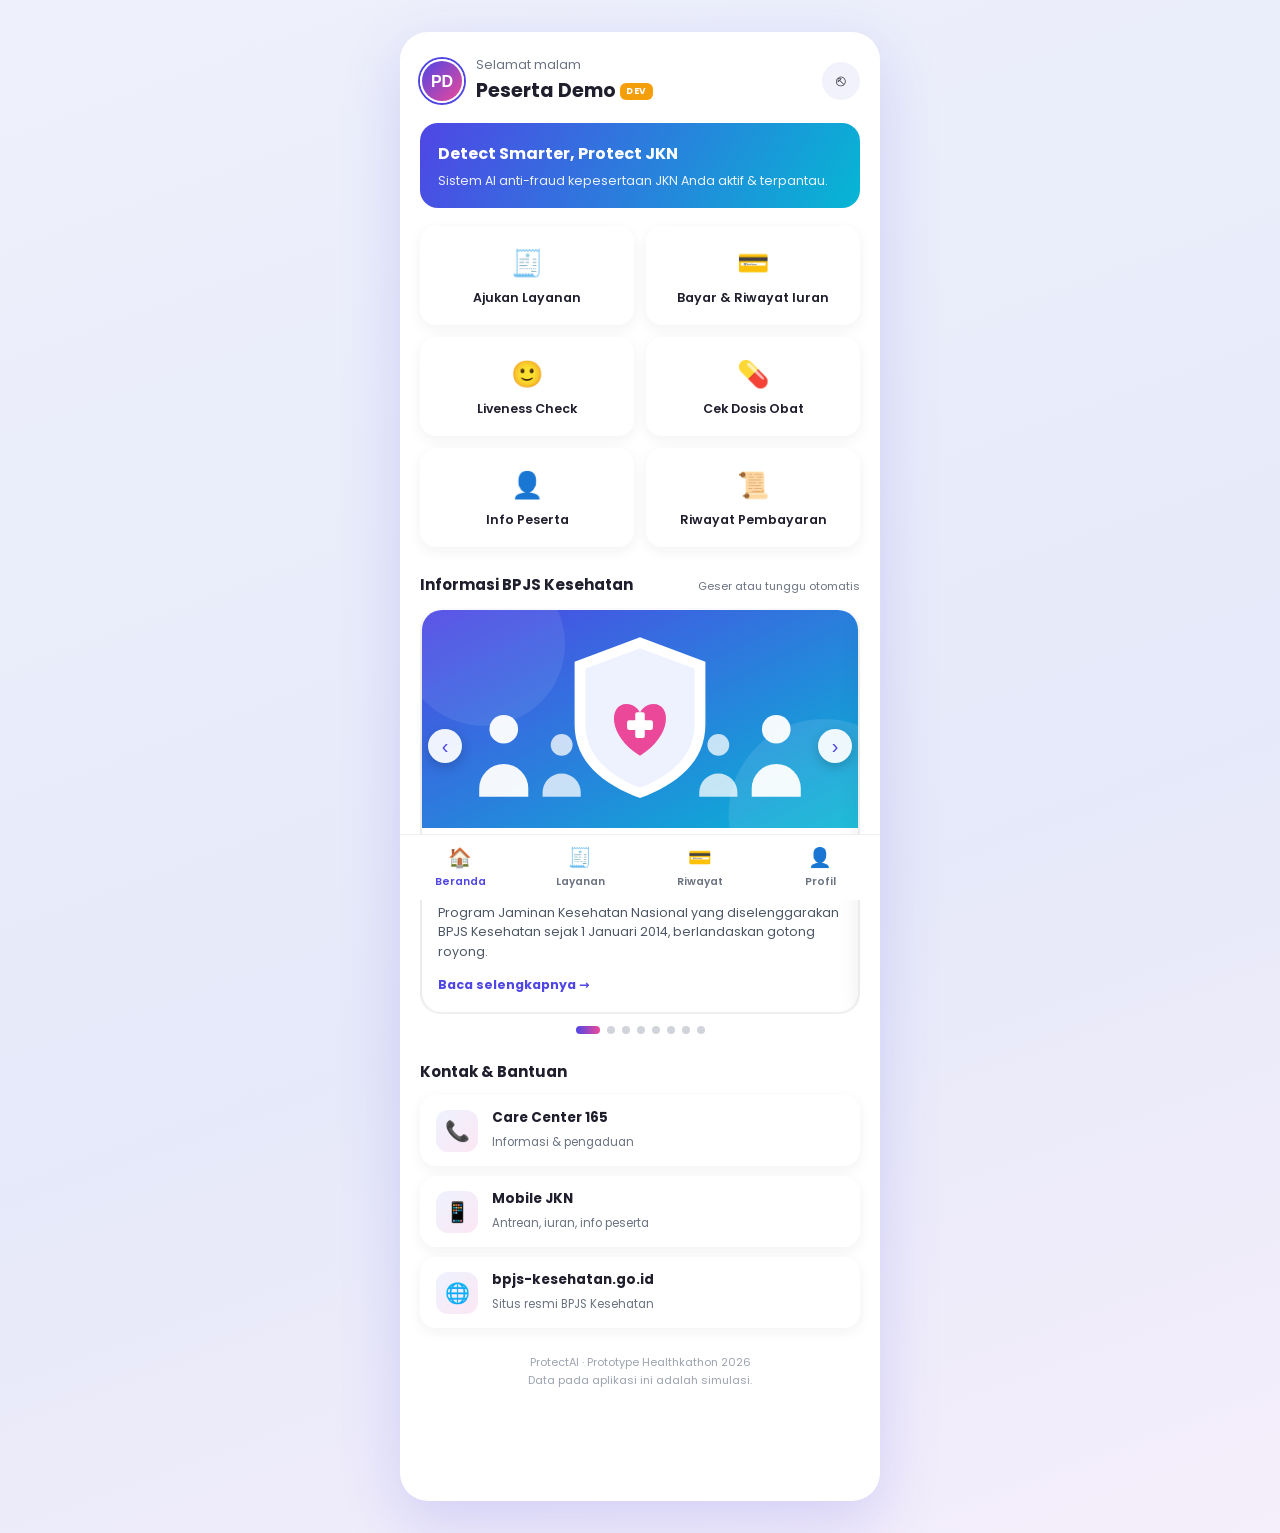
<file: home.html>
<!DOCTYPE html>
<html lang="id">
<head>
<meta charset="UTF-8">
<meta name="viewport" content="width=device-width, initial-scale=1">
<title>Beranda — ProtectAI</title>
<link rel="preconnect" href="https://fonts.googleapis.com">
<link href="https://fonts.googleapis.com/css2?family=Poppins:wght@400;500;600;700;800&display=swap" rel="stylesheet">
<link rel="stylesheet" href="css/style.css">
<link rel="stylesheet" href="css/home.css">
</head>
<body>
<div id="toastContainer" class="toast-container"></div>

<div class="app-shell">
  <div class="page">
    <header class="dash-header">
      <div><p class="dash-greeting" id="dashGreeting">Selamat datang</p><h2 id="dashNama">Peserta</h2></div>
      <button class="icon-btn" onclick="handleLogout()" title="Keluar">⎋</button>
    </header>

    <div class="banner-card">
      <strong>Detect Smarter, Protect JKN</strong>
      <p>Sistem AI anti-fraud kepesertaan JKN Anda aktif &amp; terpantau.</p>
    </div>

    <div class="menu-grid">
      <a class="menu-item" href="layanan.html"><div class="menu-icon">🧾</div>Ajukan Layanan</a>
      <a class="menu-item" href="riwayat.html"><div class="menu-icon">💳</div>Bayar &amp; Riwayat Iuran</a>
      <a class="menu-item" href="layanan.html#liveness"><div class="menu-icon">🙂</div>Liveness Check</a>
      <a class="menu-item" href="obat.html"><div class="menu-icon">💊</div>Cek Dosis Obat</a>
      <a class="menu-item" href="profil.html"><div class="menu-icon">👤</div>Info Peserta</a>
      <a class="menu-item" href="riwayat.html"><div class="menu-icon">📜</div>Riwayat Pembayaran</a>
    </div>

    <!-- ===== SLIDER INFORMASI ===== -->
    <div class="section-head">
      <h3>Informasi BPJS Kesehatan</h3>
      <span>Geser atau tunggu otomatis</span>
    </div>
    <div class="slider" id="infoSlider">
      <div class="slider-viewport"><div class="slider-track" id="sliderTrack"></div></div>
      <button class="slider-arrow prev" aria-label="Sebelumnya">‹</button>
      <button class="slider-arrow next" aria-label="Berikutnya">›</button>
    </div>
    <div class="slider-dots" id="sliderDots"></div>

    <!-- ===== KONTAK PENTING ===== -->
    <div class="section-head"><h3>Kontak &amp; Bantuan</h3></div>
    <div class="kontak-list" id="kontakList"></div>

    <p class="footer-note">ProtectAI · Prototype Healthkathon 2026<br>Data pada aplikasi ini adalah simulasi.</p>
  </div>
</div>

<nav class="bottom-nav">
  <a class="nav-btn active" href="home.html">🏠<span>Beranda</span></a>
  <a class="nav-btn" href="layanan.html">🧾<span>Layanan</span></a>
  <a class="nav-btn" href="riwayat.html">💳<span>Riwayat</span></a>
  <a class="nav-btn" href="profil.html">👤<span>Profil</span></a>
</nav>

<!-- MODAL DETAIL INFORMASI -->
<div id="infoModal" class="modal hidden" onclick="if(event.target===this) tutupInfo()">
  <div class="modal-box info-box">
    <button class="info-close" onclick="tutupInfo()" aria-label="Tutup">✕</button>
    <div id="infoModalBody"></div>
  </div>
</div>

<script src="js/config.js"></script>
<script src="js/db.js"></script>
<script src="js/common.js"></script>
<script src="js/info-data.js"></script>
<script src="js/slider.js"></script>
<script src="js/home.js"></script>
</body>
</html>
</file>
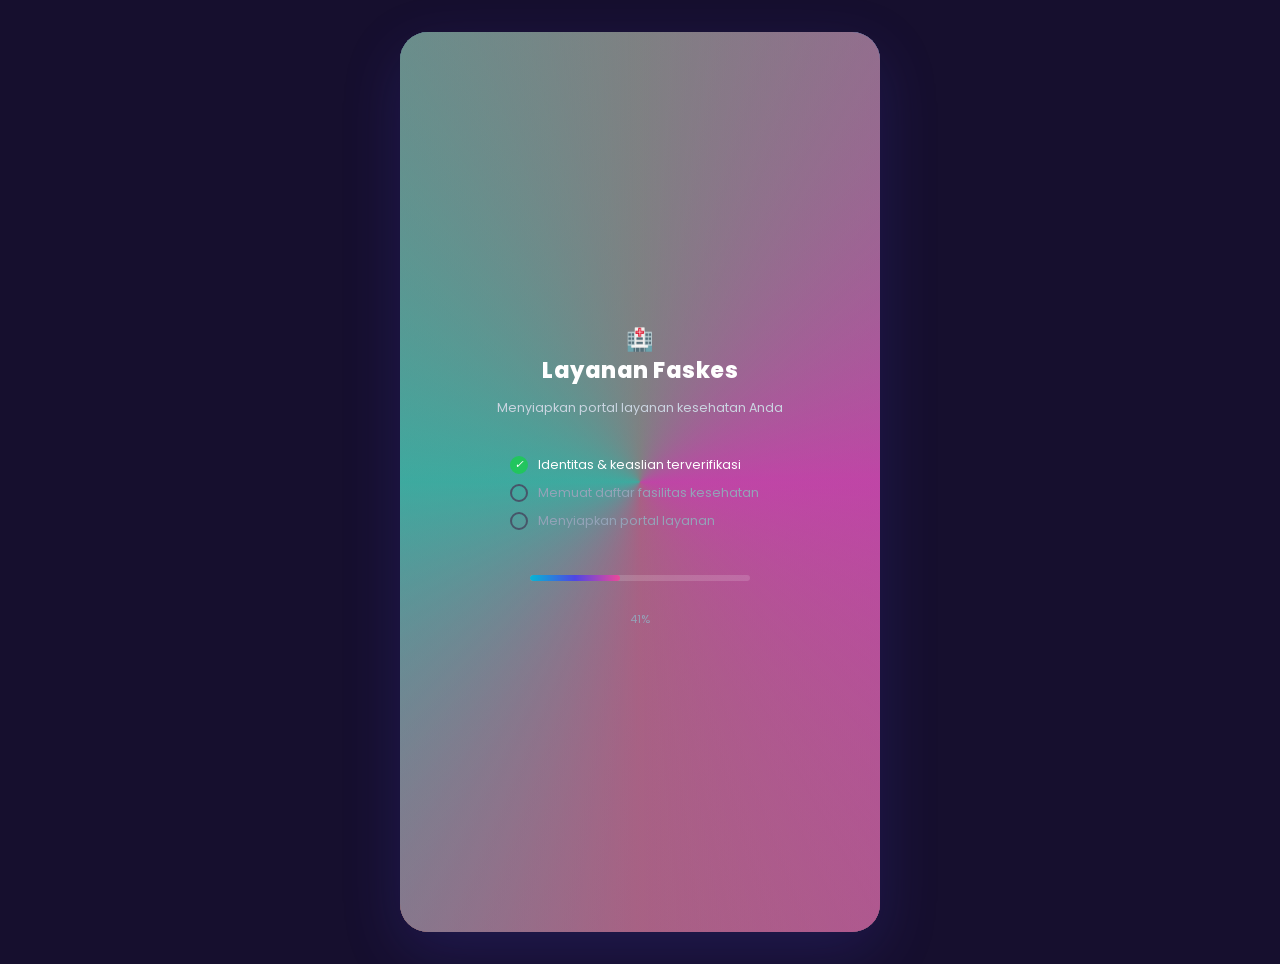
<file: loading-layanan.html>
<!DOCTYPE html>
<html lang="id">
<head>
<meta charset="UTF-8">
<meta name="viewport" content="width=device-width, initial-scale=1">
<title>Menyiapkan Layanan — ProtectAI</title>
<link rel="preconnect" href="https://fonts.googleapis.com">
<link href="https://fonts.googleapis.com/css2?family=Poppins:wght@400;500;600;700;800&display=swap" rel="stylesheet">
<link rel="stylesheet" href="css/style.css">
<link rel="stylesheet" href="css/layanan.css">
</head>
<body class="loading-page">
<div id="toastContainer" class="toast-container"></div>
<div class="app-shell" style="padding-bottom:0;">
  <div class="wavy-bg"><div class="wave w1"></div><div class="wave w2"></div><div class="wave w3"></div></div>
  <div class="loading-content">
    <div class="loading-logo">🏥<br>Layanan Faskes</div>
    <p class="load-sub">Menyiapkan portal layanan kesehatan Anda</p>
    <ul class="load-steps">
      <li id="ls1"><i></i>Identitas &amp; keaslian terverifikasi</li>
      <li id="ls2"><i></i>Memuat daftar fasilitas kesehatan</li>
      <li id="ls3"><i></i>Menyiapkan portal layanan</li>
    </ul>
    <div class="load-bar"><div id="loadFill"></div></div>
    <p class="load-pct" id="loadPct">0%</p>
  </div>
</div>
<script src="js/config.js"></script>
<script src="js/db.js"></script>
<script src="js/common.js"></script>
<script src="js/loading-layanan.js"></script>
</body>
</html>
</file>
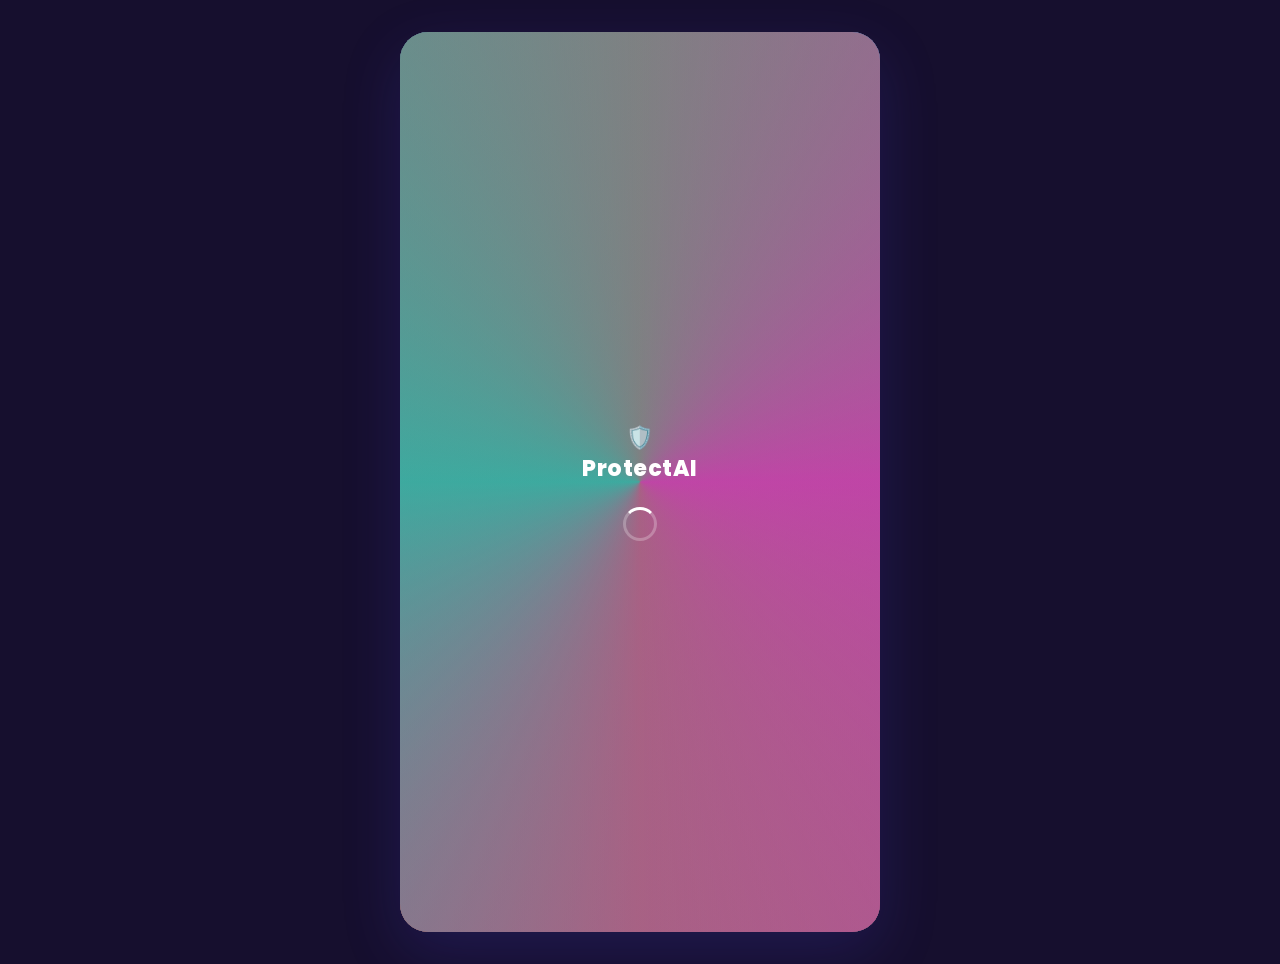
<file: loading.html>
<!DOCTYPE html>
<html lang="id">
<head>
<meta charset="UTF-8">
<meta name="viewport" content="width=device-width, initial-scale=1">
<title>Memuat... — ProtectAI</title>
<link rel="preconnect" href="https://fonts.googleapis.com">
<link href="https://fonts.googleapis.com/css2?family=Poppins:wght@400;500;600;700;800&display=swap" rel="stylesheet">
<link rel="stylesheet" href="css/style.css">
</head>
<body class="loading-page">
<div class="app-shell" style="padding-bottom:0;">
  <div class="wavy-bg">
    <div class="wave w1"></div>
    <div class="wave w2"></div>
    <div class="wave w3"></div>
  </div>
  <div class="loading-content">
    <div class="loading-logo">🛡️<br>ProtectAI</div>
    <div class="spinner"></div>
  </div>
</div>

<script src="js/config.js"></script>
<script src="js/db.js"></script>
<script src="js/loading.js"></script>
</body>
</html>
</file>
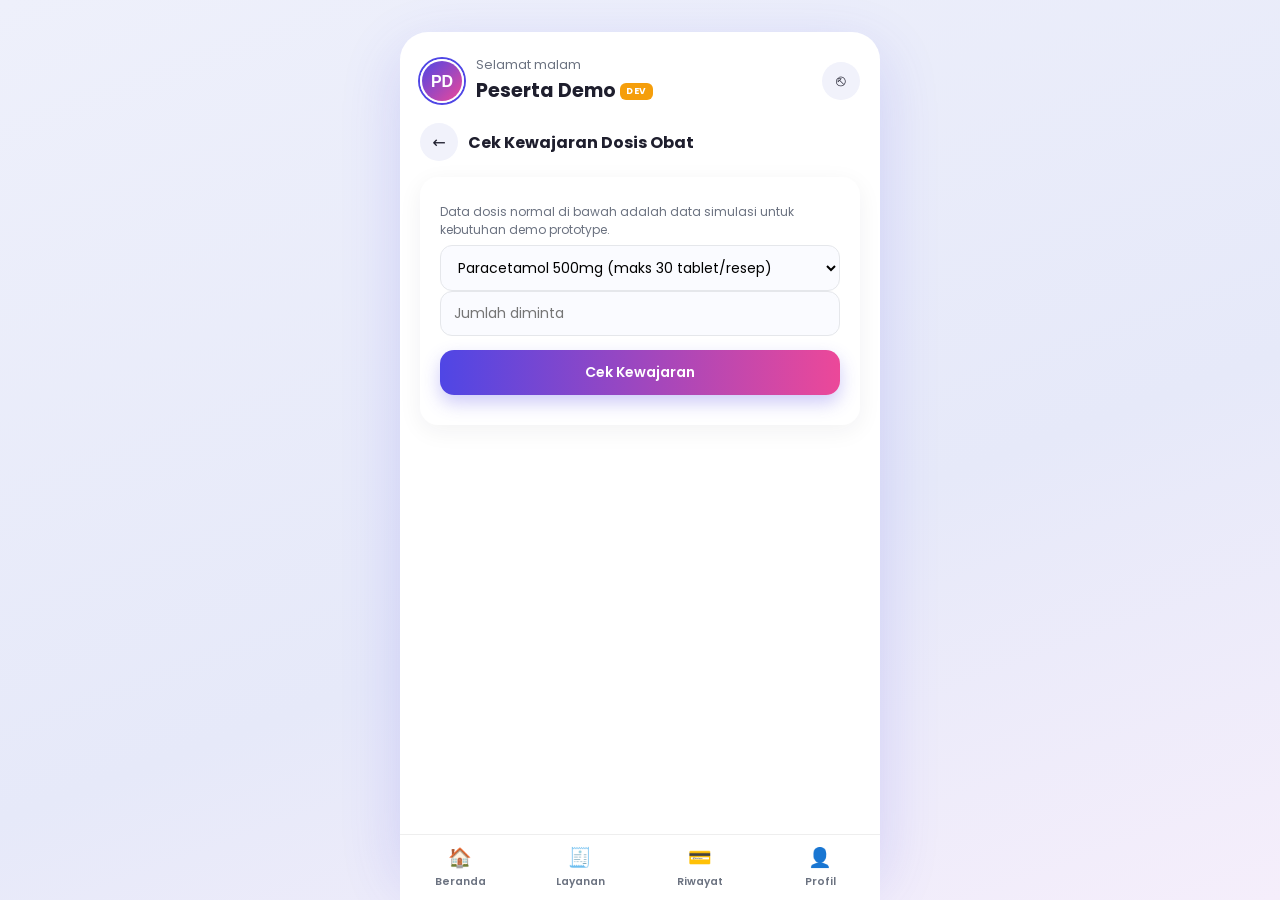
<file: obat.html>
<!DOCTYPE html>
<html lang="id">
<head>
<meta charset="UTF-8">
<meta name="viewport" content="width=device-width, initial-scale=1">
<title>Cek Obat — ProtectAI</title>
<link rel="preconnect" href="https://fonts.googleapis.com">
<link href="https://fonts.googleapis.com/css2?family=Poppins:wght@400;500;600;700;800&display=swap" rel="stylesheet">
<link rel="stylesheet" href="css/style.css">
</head>
<body>
<div id="toastContainer" class="toast-container"></div>

<div class="app-shell">
  <div class="page">
    <header class="dash-header">
      <div><p class="dash-greeting" id="dashGreeting">Selamat datang</p><h2 id="dashNama">Peserta</h2></div>
      <button class="icon-btn" onclick="handleLogout()">⎋</button>
    </header>

    <div class="topbar"><a class="icon-btn" href="home.html">←</a><h3>Cek Kewajaran Dosis Obat</h3></div>

    <div class="card">
      <p class="hint">Data dosis normal di bawah adalah data simulasi untuk kebutuhan demo prototype.</p>
      <select id="obatSelect" class="field">
        <option value="Paracetamol 500mg|30">Paracetamol 500mg (maks 30 tablet/resep)</option>
        <option value="Amoxicillin 500mg|21">Amoxicillin 500mg (maks 21 kapsul/resep)</option>
        <option value="Amlodipine 5mg|30">Amlodipine 5mg (maks 30 tablet/resep)</option>
      </select>
      <input id="jumlahObat" type="number" class="field" placeholder="Jumlah diminta">
      <button class="btn btn-primary btn-block" onclick="cekObat()">Cek Kewajaran</button>
      <div id="obatStatus" class="status-line"></div>
    </div>
  </div>
</div>

<nav class="bottom-nav">
  <a class="nav-btn" href="home.html">🏠<span>Beranda</span></a>
  <a class="nav-btn" href="layanan.html">🧾<span>Layanan</span></a>
  <a class="nav-btn" href="riwayat.html">💳<span>Riwayat</span></a>
  <a class="nav-btn" href="profil.html">👤<span>Profil</span></a>
</nav>

<script src="js/config.js"></script>
<script src="js/db.js"></script>
<script src="js/common.js"></script>
<script src="js/obat.js"></script>
</body>
</html>
</file>
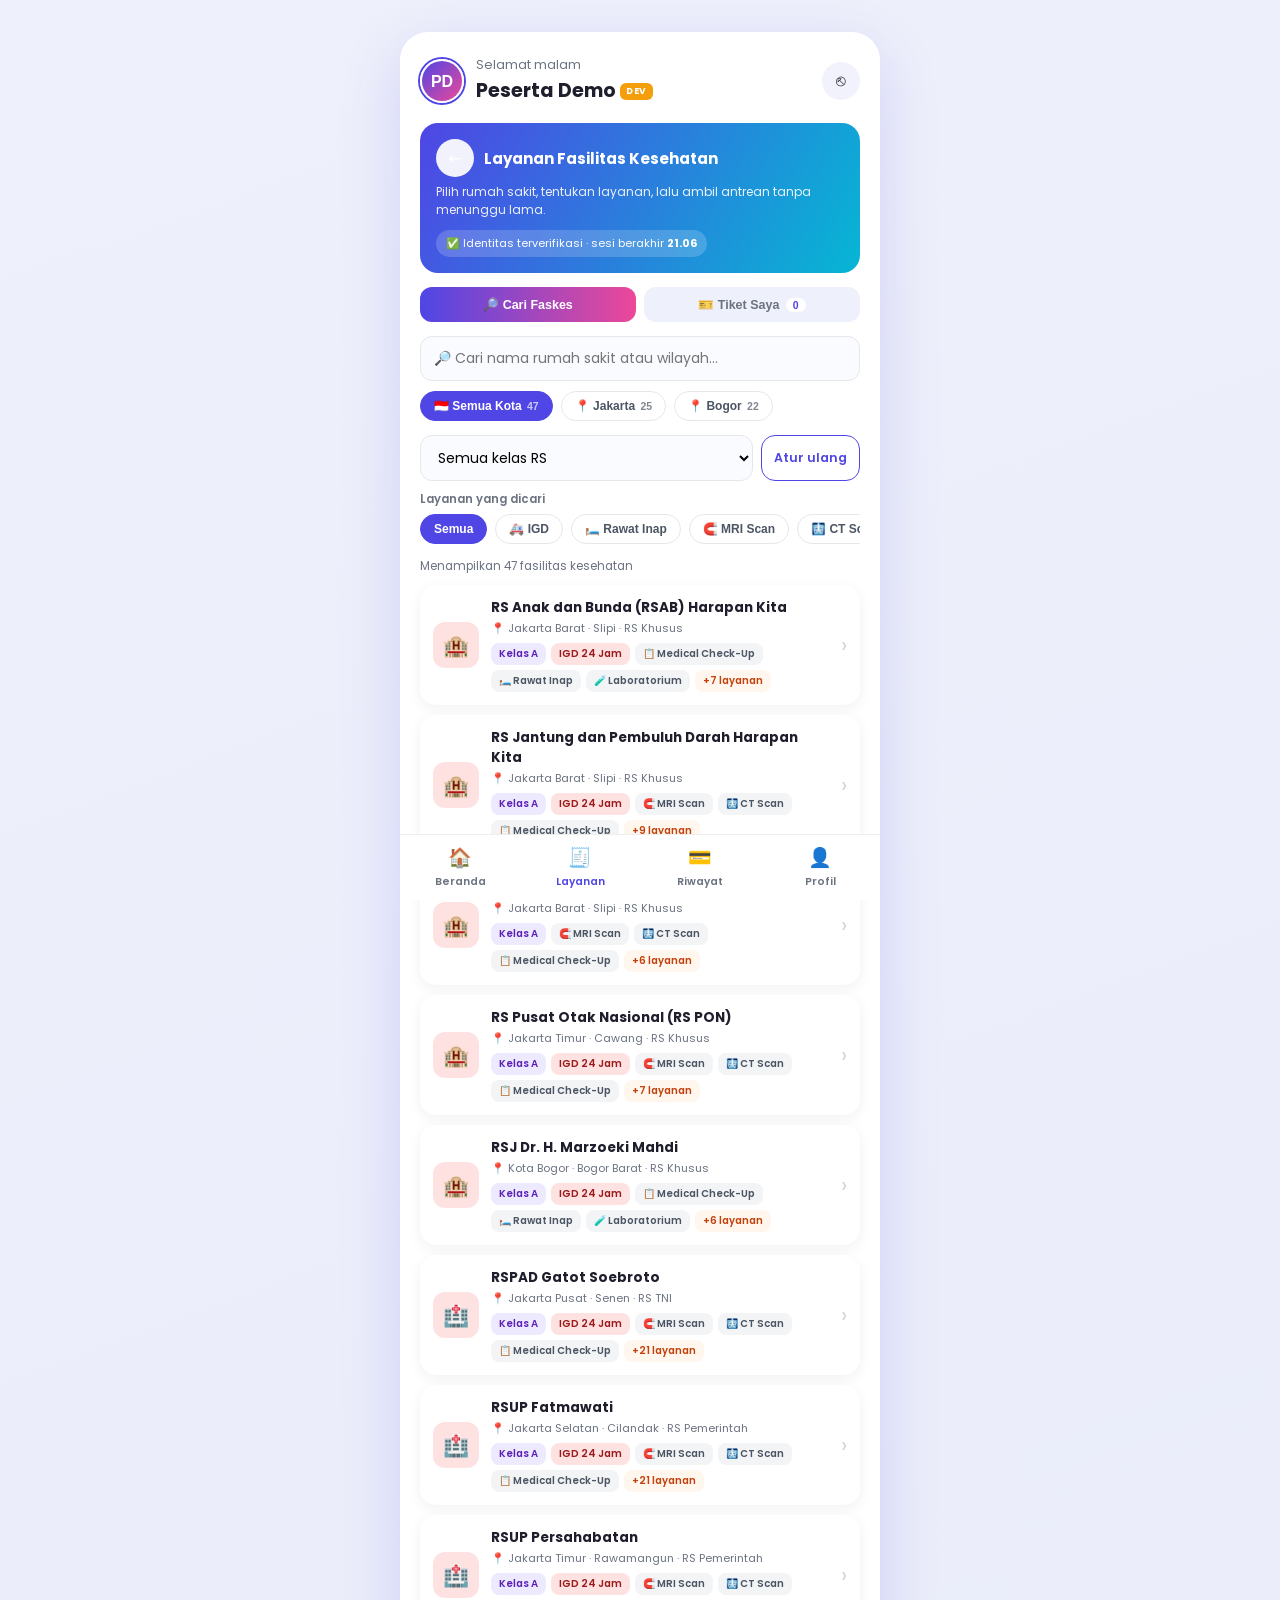
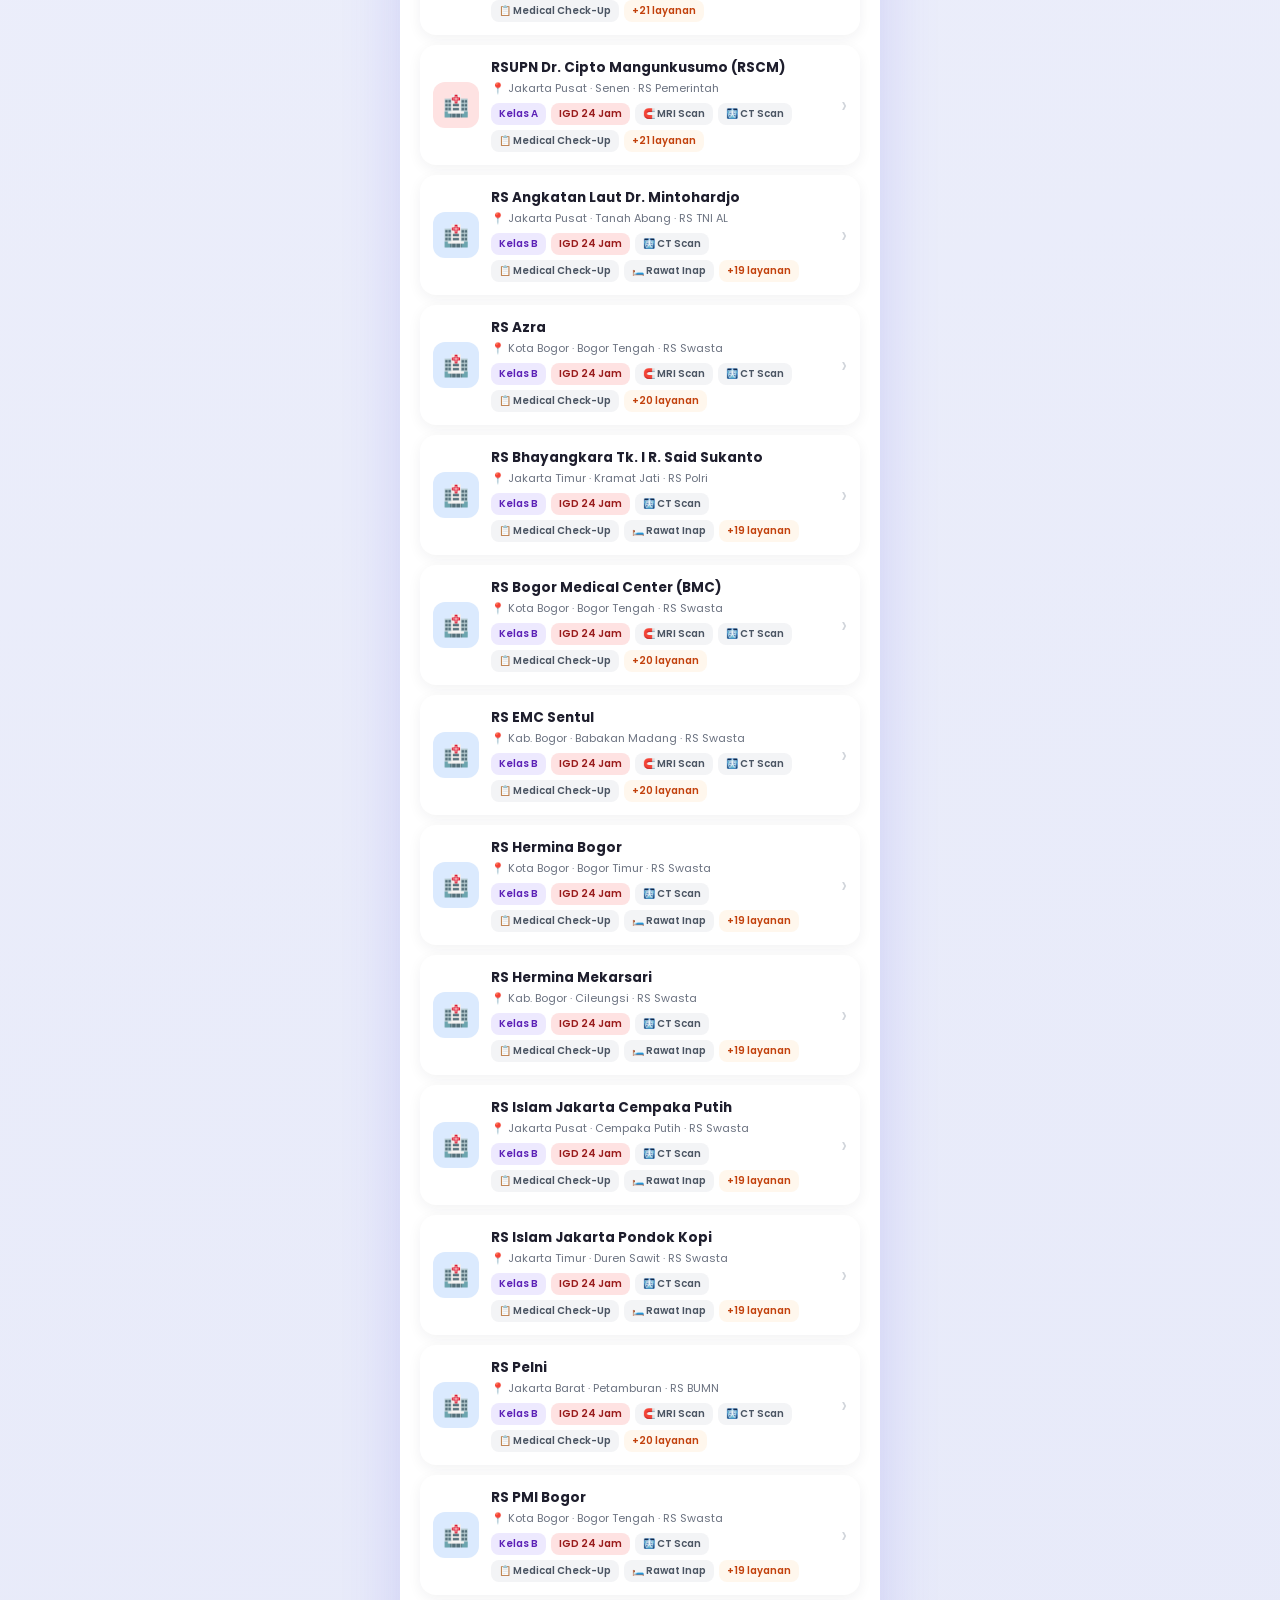
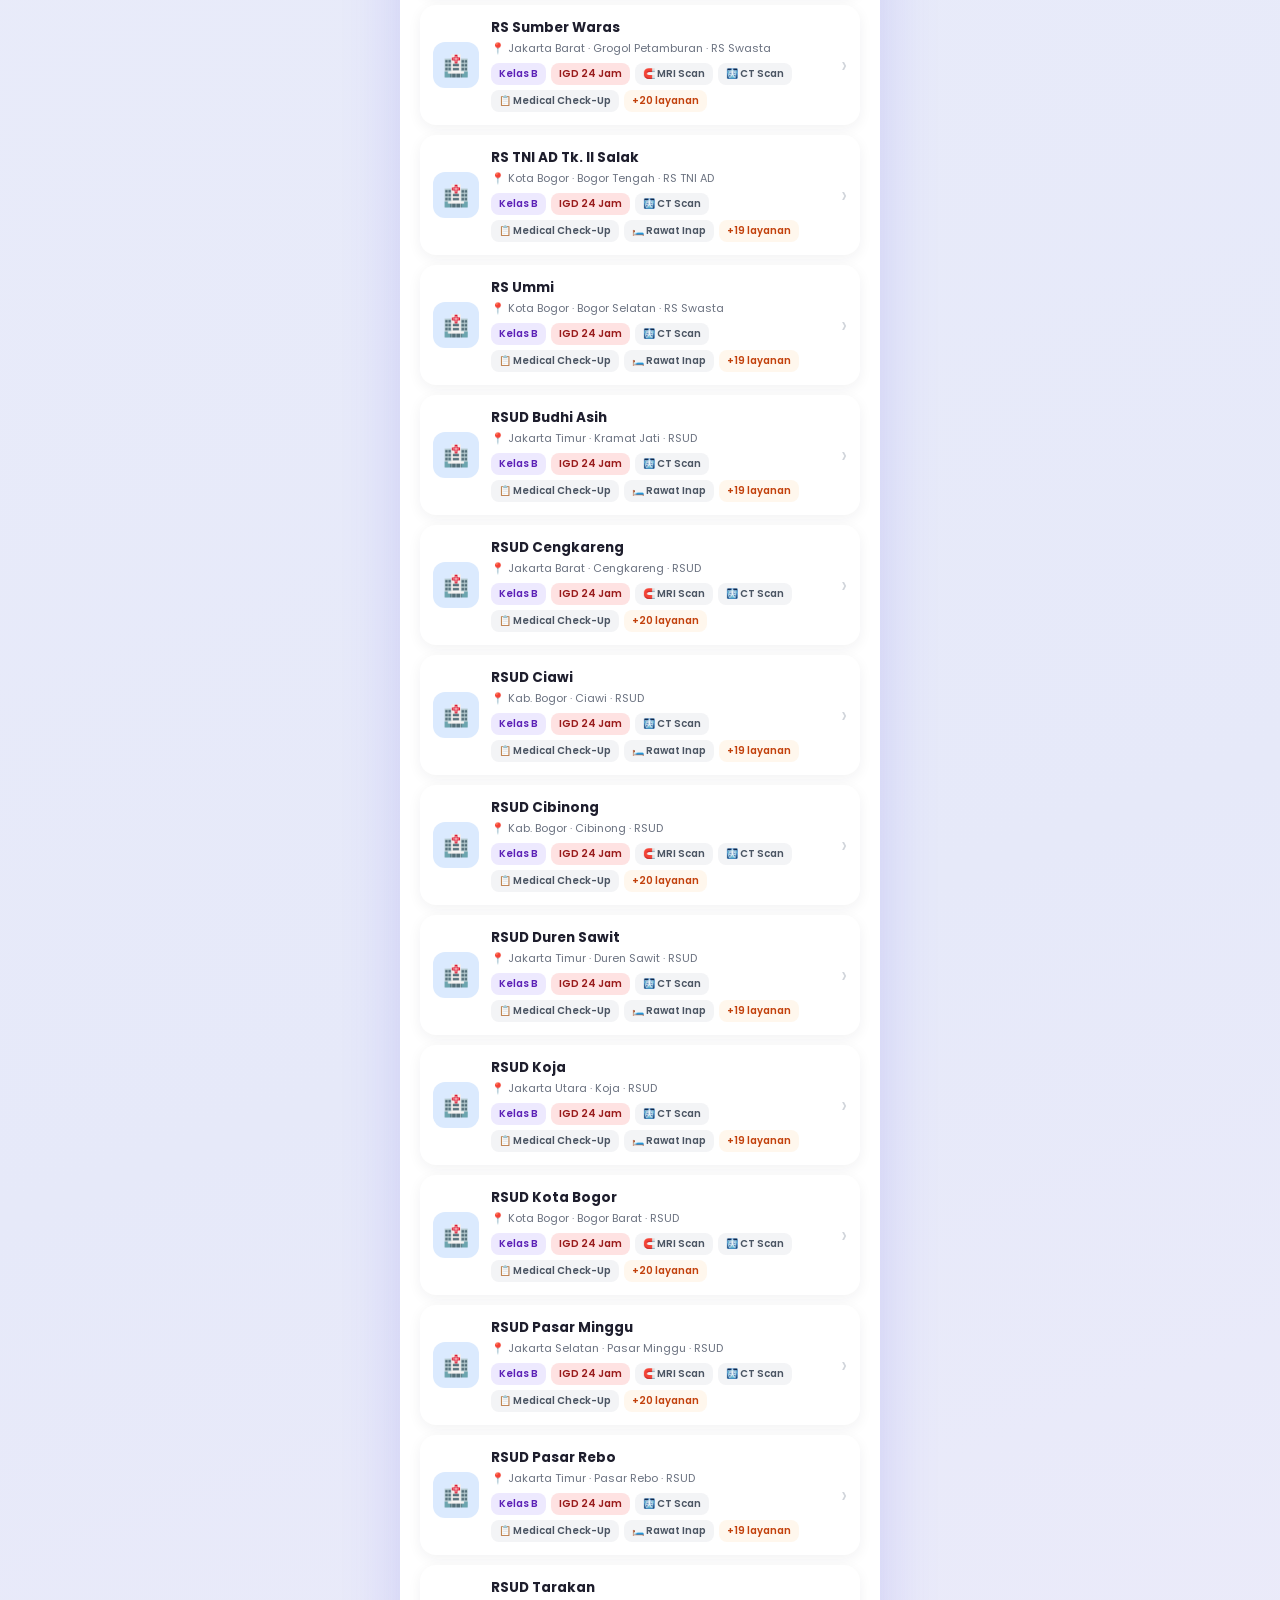
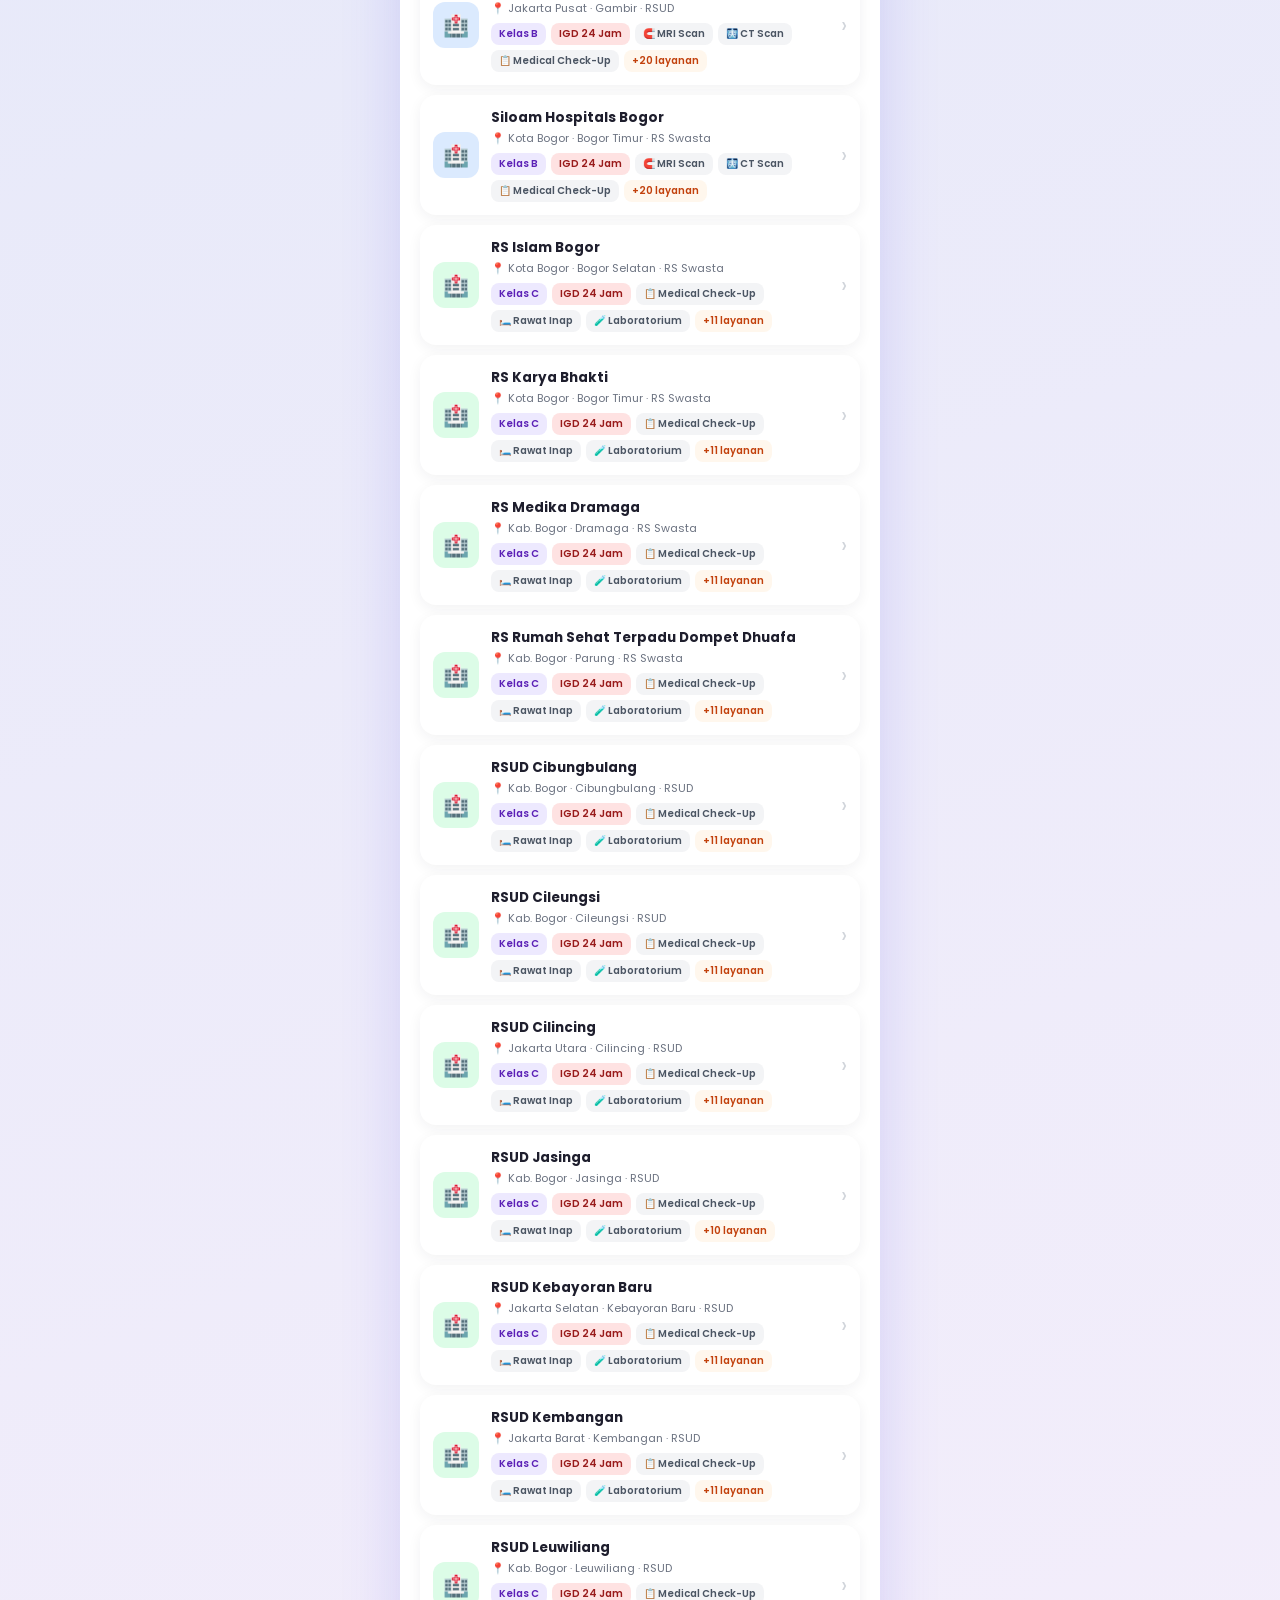
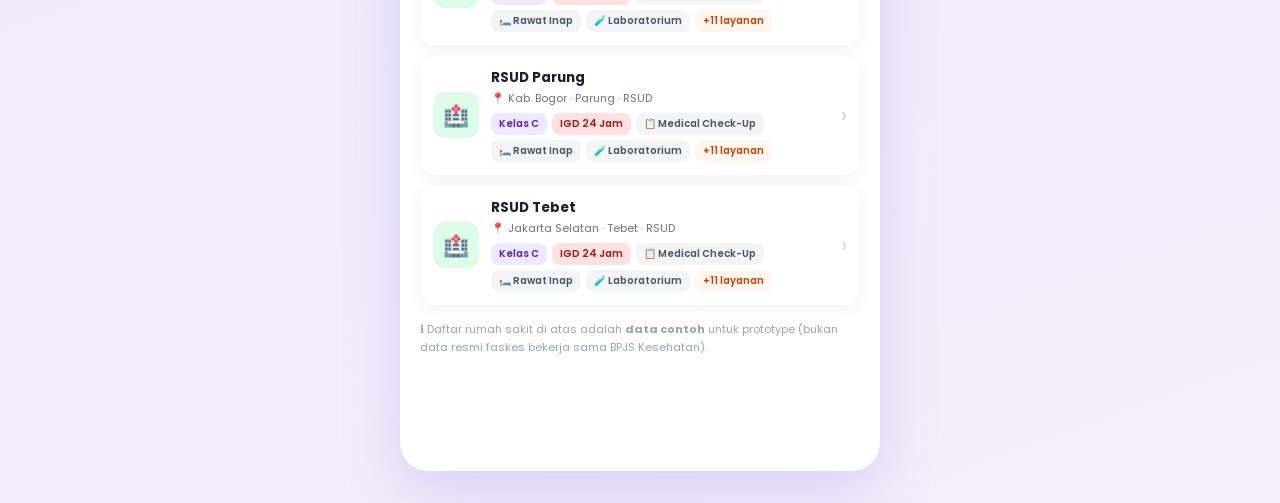
<file: portal-layanan.html>
<!DOCTYPE html>
<html lang="id">
<head>
<meta charset="UTF-8">
<meta name="viewport" content="width=device-width, initial-scale=1">
<title>Layanan Faskes — ProtectAI</title>
<link rel="preconnect" href="https://fonts.googleapis.com">
<link href="https://fonts.googleapis.com/css2?family=Poppins:wght@400;500;600;700;800&display=swap" rel="stylesheet">
<link rel="stylesheet" href="css/style.css">
<link rel="stylesheet" href="css/layanan.css">
</head>
<body>
<div id="toastContainer" class="toast-container"></div>

<div class="app-shell">
  <div class="page">
    <header class="dash-header">
      <div><p class="dash-greeting" id="dashGreeting">Selamat datang</p><h2 id="dashNama">Peserta</h2></div>
      <button class="icon-btn" onclick="handleLogout()" title="Keluar">⎋</button>
    </header>

    <div class="portal-hero">
      <div class="ph-top"><a class="icon-btn glass" href="layanan.html" aria-label="Kembali">←</a><h3>Layanan Fasilitas Kesehatan</h3></div>
      <p>Pilih rumah sakit, tentukan layanan, lalu ambil antrean tanpa menunggu lama.</p>
      <div class="ph-badge">✅ Identitas terverifikasi · sesi berakhir <b id="sesiJam">--.--</b></div>
    </div>

    <div class="tabs">
      <button class="tab active" id="tabBtnCari" onclick="gantiTab('cari')">🔎 Cari Faskes</button>
      <button class="tab" id="tabBtnTiket" onclick="gantiTab('tiket')">🎫 Tiket Saya <span class="tab-count" id="jmlTiket">0</span></button>
    </div>

    <!-- ===== TAB: CARI FASKES ===== -->
    <div id="tabCari">
      <input id="cariInput" class="field cari-input" type="search" placeholder="🔎 Cari nama rumah sakit atau wilayah…" oninput="S.q=this.value; renderList()">
      <div class="chip-scroll" id="chipKota"></div>
      <div class="filter-row">
        <select id="selKelas" class="field" onchange="S.kelas=this.value; renderList()">
          <option value="Semua">Semua kelas RS</option><option value="A">Kelas A</option><option value="B">Kelas B</option><option value="C">Kelas C</option>
        </select>
        <button class="btn btn-outline btn-sm" onclick="resetFilter()">Atur ulang</button>
      </div>
      <p class="filter-label">Layanan yang dicari</p>
      <div class="chip-scroll" id="chipLayanan"></div>
      <p class="hasil-info" id="hasilInfo"></p>
      <div id="listFaskes"></div>
      <p class="data-note">ℹ️ Daftar rumah sakit di atas adalah <b>data contoh</b> untuk prototype (bukan data resmi faskes bekerja sama BPJS Kesehatan).</p>
    </div>

    <!-- ===== TAB: TIKET SAYA ===== -->
    <div id="tabTiket" class="hidden">
      <div id="listTiket"></div>
    </div>
  </div>
</div>

<nav class="bottom-nav">
  <a class="nav-btn" href="home.html">🏠<span>Beranda</span></a>
  <a class="nav-btn active" href="layanan.html">🧾<span>Layanan</span></a>
  <a class="nav-btn" href="riwayat.html">💳<span>Riwayat</span></a>
  <a class="nav-btn" href="profil.html">👤<span>Profil</span></a>
</nav>

<!-- BOTTOM SHEET: DETAIL FASKES & PEMESANAN -->
<div id="sheet" class="sheet hidden" onclick="if(event.target===this) tutupSheet()">
  <div class="sheet-box"><div class="sheet-handle"></div><div id="sheetBody"></div></div>
</div>

<!-- MODAL TIKET -->
<div id="tiketModal" class="modal hidden" onclick="if(event.target===this) tutupTiket()">
  <div class="modal-box tiket-box"><div id="tiketBody"></div>
    <div class="modal-actions"><button class="btn btn-primary" onclick="window.print()">🖨️ Cetak</button><button class="btn btn-outline" onclick="tutupTiket()">Tutup</button></div>
  </div>
</div>

<script src="js/config.js"></script>
<script src="js/db.js"></script>
<script src="js/common.js"></script>
<script src="js/faskes-data.js"></script>
<script src="js/portal.js"></script>
</body>
</html>
</file>
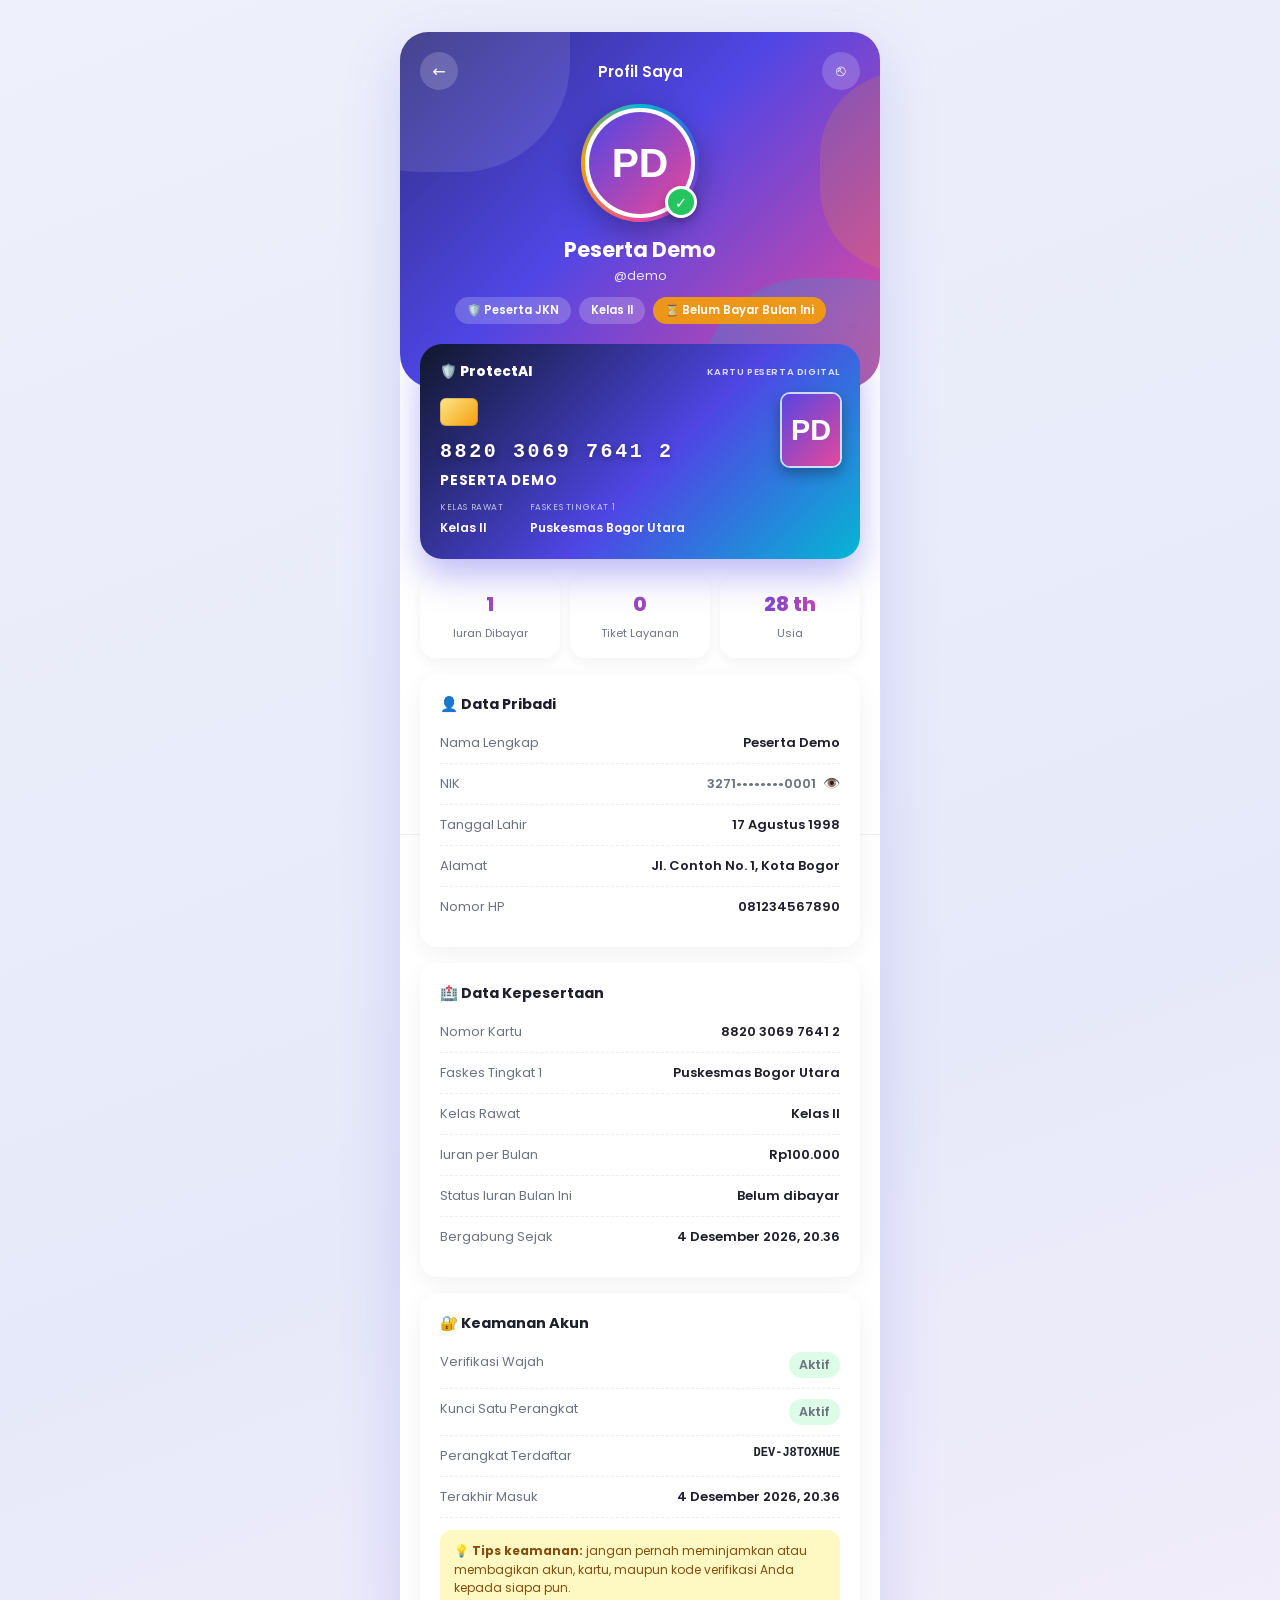
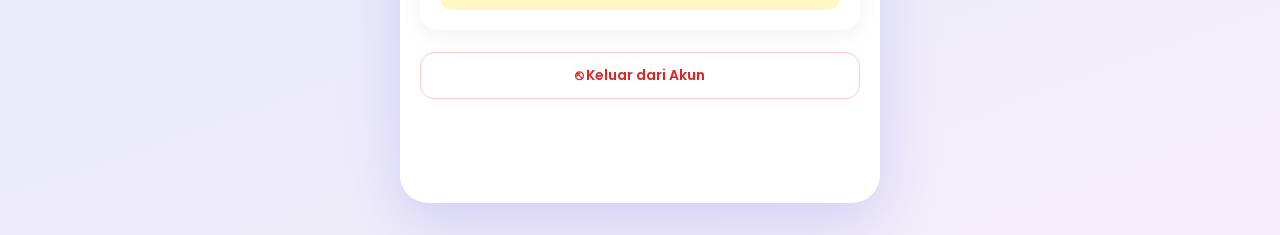
<file: profil.html>
<!DOCTYPE html>
<html lang="id">
<head>
<meta charset="UTF-8">
<meta name="viewport" content="width=device-width, initial-scale=1">
<title>Profil Saya — ProtectAI</title>
<link rel="preconnect" href="https://fonts.googleapis.com">
<link href="https://fonts.googleapis.com/css2?family=Poppins:wght@400;500;600;700;800&display=swap" rel="stylesheet">
<link rel="stylesheet" href="css/style.css">
<link rel="stylesheet" href="css/profil.css">
</head>
<body>
<div id="toastContainer" class="toast-container"></div>

<div class="app-shell">

  <!-- ===== BAGIAN ATAS PROFIL ===== -->
  <section class="profil-hero">
    <div class="hero-waves"><i class="hw h1"></i><i class="hw h2"></i><i class="hw h3"></i></div>
    <div class="hero-bar">
      <a class="icon-btn glass" href="home.html" aria-label="Kembali">←</a>
      <h3>Profil Saya</h3>
      <button class="icon-btn glass" onclick="handleLogout()" aria-label="Keluar" title="Keluar">⎋</button>
    </div>
    <div class="avatar-wrap">
      <div class="avatar-ring"><img id="profilFoto" alt="Foto profil"></div>
      <span class="avatar-check" title="Identitas terverifikasi">✓</span>
    </div>
    <h2 id="profilNama">-</h2>
    <p class="hero-user" id="profilUsername">-</p>
    <div class="chip-row">
      <span class="chip">🛡️ Peserta JKN</span>
      <span class="chip" id="chipKelas">-</span>
      <span class="chip" id="chipStatus">-</span>
    </div>
  </section>

  <div class="page profil-body">

    <!-- ===== KARTU PESERTA DIGITAL ===== -->
    <div class="kartu-jkn">
      <div class="kartu-shine"></div>
      <div class="kartu-top"><span class="kartu-logo">🛡️ ProtectAI</span><span class="kartu-jenis">KARTU PESERTA DIGITAL</span></div>
      <img class="kartu-foto" id="kartuFoto" alt="">
      <div class="kartu-chip"></div>
      <div class="kartu-nomor" id="kartuNomor">0000 0000 0000 0</div>
      <div class="kartu-nama" id="kartuNama">-</div>
      <div class="kartu-row">
        <div><small>KELAS RAWAT</small><b id="kartuKelas">-</b></div>
        <div><small>FASKES TINGKAT 1</small><b id="kartuFaskes">-</b></div>
      </div>
    </div>

    <!-- ===== STATISTIK RINGKAS ===== -->
    <div class="stat-grid">
      <div class="stat"><b id="statBayar">0</b><span>Iuran Dibayar</span></div>
      <div class="stat"><b id="statTiket">0</b><span>Tiket Layanan</span></div>
      <div class="stat"><b id="statUsia">-</b><span>Usia</span></div>
    </div>

    <!-- ===== DATA PRIBADI ===== -->
    <div class="card info-card">
      <h4>👤 Data Pribadi</h4>
      <div class="baris"><span>Nama Lengkap</span><b id="dNama">-</b></div>
      <div class="baris">
        <span>NIK</span>
        <b><span id="dNik">-</span> <button class="eye-btn" id="btnEye" onclick="toggleNik()" aria-label="Tampilkan atau sembunyikan NIK">👁️</button></b>
      </div>
      <div class="baris"><span>Tanggal Lahir</span><b id="dTtl">-</b></div>
      <div class="baris"><span>Alamat</span><b id="dAlamat">-</b></div>
      <div class="baris"><span>Nomor HP</span><b id="dHp">-</b></div>
    </div>

    <!-- ===== DATA KEPESERTAAN ===== -->
    <div class="card info-card">
      <h4>🏥 Data Kepesertaan</h4>
      <div class="baris"><span>Nomor Kartu</span><b id="dKartu">-</b></div>
      <div class="baris"><span>Faskes Tingkat 1</span><b id="dFaskes">-</b></div>
      <div class="baris"><span>Kelas Rawat</span><b id="dKelas">-</b></div>
      <div class="baris"><span>Iuran per Bulan</span><b id="dIuran">-</b></div>
      <div class="baris"><span>Status Iuran Bulan Ini</span><b id="dStatusIuran">-</b></div>
      <div class="baris"><span>Bergabung Sejak</span><b id="dBergabung">-</b></div>
    </div>

    <!-- ===== KEAMANAN AKUN ===== -->
    <div class="card info-card">
      <h4>🔐 Keamanan Akun</h4>
      <div class="baris"><span>Verifikasi Wajah</span><b><span class="badge badge-ok">Aktif</span></b></div>
      <div class="baris"><span>Kunci Satu Perangkat</span><b><span class="badge badge-ok">Aktif</span></b></div>
      <div class="baris"><span>Perangkat Terdaftar</span><b id="dPerangkat" class="mono">-</b></div>
      <div class="baris"><span>Terakhir Masuk</span><b id="dTerakhir">-</b></div>
      <div class="tips-box">
        💡 <b>Tips keamanan:</b> jangan pernah meminjamkan atau membagikan akun, kartu, maupun kode verifikasi Anda kepada siapa pun.
      </div>
    </div>

    <button class="btn btn-keluar btn-block" onclick="handleLogout()">⎋ Keluar dari Akun</button>
  </div>
</div>

<nav class="bottom-nav">
  <a class="nav-btn" href="home.html">🏠<span>Beranda</span></a>
  <a class="nav-btn" href="layanan.html">🧾<span>Layanan</span></a>
  <a class="nav-btn" href="riwayat.html">💳<span>Riwayat</span></a>
  <a class="nav-btn active" href="profil.html">👤<span>Profil</span></a>
</nav>

<script src="js/config.js"></script>
<script src="js/db.js"></script>
<script src="js/common.js"></script>
<script src="js/profil.js"></script>
</body>
</html>
</file>
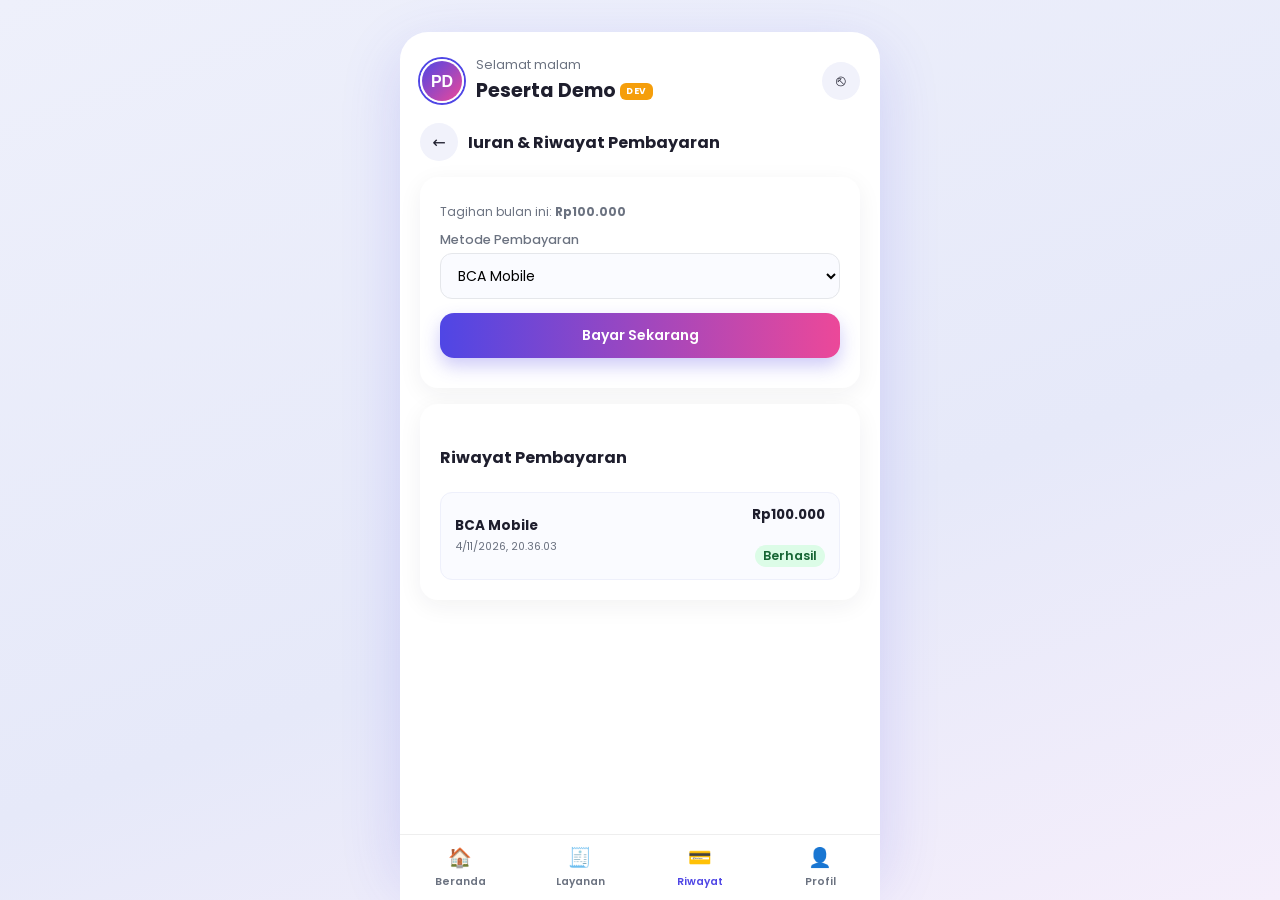
<file: riwayat.html>
<!DOCTYPE html>
<html lang="id">
<head>
<meta charset="UTF-8">
<meta name="viewport" content="width=device-width, initial-scale=1">
<title>Iuran & Riwayat — ProtectAI</title>
<link rel="preconnect" href="https://fonts.googleapis.com">
<link href="https://fonts.googleapis.com/css2?family=Poppins:wght@400;500;600;700;800&display=swap" rel="stylesheet">
<link rel="stylesheet" href="css/style.css">
</head>
<body>
<div id="toastContainer" class="toast-container"></div>

<div class="app-shell">
  <div class="page">
    <header class="dash-header">
      <div><p class="dash-greeting" id="dashGreeting">Selamat datang</p><h2 id="dashNama">Peserta</h2></div>
      <button class="icon-btn" onclick="handleLogout()">⎋</button>
    </header>

    <div class="topbar"><a class="icon-btn" href="home.html">←</a><h3>Iuran &amp; Riwayat Pembayaran</h3></div>

    <div class="card">
      <p class="hint">Tagihan bulan ini: <b id="tagihanNominal">-</b></p>
      <label class="field-label">Metode Pembayaran</label>
      <select id="metodeBayar" class="field">
        <option>BCA Mobile</option>
        <option>Livin by Mandiri</option>
        <option>BRImo</option>
        <option>M-Banking BNI</option>
        <option>Saldo ProtectAI (In-App)</option>
      </select>
      <button class="btn btn-primary btn-block" onclick="bayarIuran()">Bayar Sekarang</button>
      <div id="bayarStatus" class="status-line"></div>
    </div>

    <div class="card">
      <h4>Riwayat Pembayaran</h4>
      <div id="historyList" class="history-list"></div>
    </div>
  </div>
</div>

<nav class="bottom-nav">
  <a class="nav-btn" href="home.html">🏠<span>Beranda</span></a>
  <a class="nav-btn" href="layanan.html">🧾<span>Layanan</span></a>
  <a class="nav-btn active" href="riwayat.html">💳<span>Riwayat</span></a>
  <a class="nav-btn" href="profil.html">👤<span>Profil</span></a>
</nav>

<!-- MODAL STRUK -->
<div id="receiptModal" class="modal hidden">
  <div class="modal-box receipt-box">
    <div id="receiptContent"></div>
    <div class="modal-actions">
      <button class="btn btn-primary" onclick="window.print()">🖨️ Cetak</button>
      <button class="btn btn-outline" onclick="closeReceiptModal()">Tutup</button>
    </div>
  </div>
</div>

<script src="js/config.js"></script>
<script src="js/db.js"></script>
<script src="js/common.js"></script>
<script src="js/riwayat.js"></script>
</body>
</html>
</file>
<file: css/style.css>
:root{
  --brand-1:#4f46e5; --brand-2:#ec4899; --brand-3:#06b6d4; --brand-4:#f59e0b;
  --bg:#f2f4fb; --card:#ffffff; --text:#1e1e2d; --muted:#6b7280;
  --ok-bg:#dcfce7; --ok-text:#166534;
  --err-bg:#fee2e2; --err-text:#991b1b;
  --warn-bg:#fef9c3; --warn-text:#854d0e;
  --radius:18px;
}
*{box-sizing:border-box;}
body{margin:0;background:linear-gradient(160deg,#eef0fb,#e6e9f9 60%,#f5eefb);font-family:'Poppins',system-ui,Arial,sans-serif;color:var(--text);min-height:100vh;}

.app-shell{max-width:480px;margin:0 auto;min-height:100vh;background:var(--card);position:relative;overflow:hidden;box-shadow:0 0 40px rgba(79,70,229,.08);padding-bottom:80px;}
@media(min-width:760px){
  body{padding:32px 0;}
  .app-shell{min-height:calc(100vh - 64px);border-radius:28px;box-shadow:0 20px 60px rgba(79,70,229,.18);}
}
.page{padding:24px 20px;animation:fadeIn .35s ease;}
@keyframes fadeIn{from{opacity:0;transform:translateY(8px);}to{opacity:1;transform:translateY(0);}}

/* ---------- AUTH ---------- */
.auth-hero{text-align:center;margin:20px 0 24px;}
.logo-badge{font-size:42px;}
.auth-hero h1{margin:6px 0 2px;font-size:26px;font-weight:800;background:linear-gradient(90deg,var(--brand-1),var(--brand-2));-webkit-background-clip:text;background-clip:text;color:transparent;}
.auth-hero p{color:var(--muted);font-size:13px;margin:0;}

.auth-card,.card{background:#fff;border-radius:var(--radius);padding:20px;box-shadow:0 6px 24px rgba(30,30,45,.06);margin-bottom:16px;}
.auth-card h2{margin-top:0;font-size:18px;}
.section-title{font-size:14px;color:var(--brand-1);margin:18px 0 8px;font-weight:700;}

.field-label{display:block;font-size:12.5px;color:var(--muted);margin:10px 0 4px;font-weight:500;}
.field{width:100%;padding:11px 13px;border:1.5px solid #e5e7eb;border-radius:12px;font-size:14px;font-family:inherit;background:#fafbff;}
.field:focus{outline:none;border-color:var(--brand-1);}

.btn{border:none;border-radius:14px;padding:12px 18px;font-weight:600;font-size:14px;cursor:pointer;font-family:inherit;transition:transform .15s ease, box-shadow .15s ease;display:inline-block;text-decoration:none;text-align:center;}
.btn:active{transform:scale(.97);}
.btn-primary{background:linear-gradient(90deg,var(--brand-1),var(--brand-2));color:#fff;box-shadow:0 8px 18px rgba(79,70,229,.28);}
.btn-outline{background:#fff;border:1.5px solid var(--brand-1);color:var(--brand-1);}
.btn-block{width:100%;margin-top:14px;}
.btn-sm{padding:8px 12px;font-size:12.5px;}

.status-line{margin-top:10px;font-size:13px;font-weight:600;}
.hint{font-size:12px;color:var(--muted);margin:6px 0;}
.switch-link{text-align:center;font-size:13px;margin-top:16px;color:var(--muted);}
.switch-link a{color:var(--brand-1);font-weight:600;cursor:pointer;text-decoration:none;}

.badge{display:inline-block;padding:4px 10px;border-radius:20px;font-size:12.5px;font-weight:600;}
.badge-ok{background:var(--ok-bg);color:var(--ok-text);}
.badge-err{background:var(--err-bg);color:var(--err-text);}
.badge-warn{background:var(--warn-bg);color:var(--warn-text);}

.topbar{display:flex;align-items:center;gap:10px;margin-bottom:16px;}
.topbar h2,.topbar h3{margin:0;font-size:16px;}
.icon-btn{width:38px;height:38px;border-radius:50%;border:none;background:#f1f2fb;font-size:16px;cursor:pointer;display:inline-flex;align-items:center;justify-content:center;text-decoration:none;color:inherit;}

.face-capture-row{display:flex;align-items:center;gap:14px;margin-top:10px;}
.face-preview{width:64px;height:64px;border-radius:50%;background:#f1f2fb;display:flex;align-items:center;justify-content:center;overflow:hidden;font-size:26px;flex-shrink:0;}
.face-preview img{width:100%;height:100%;object-fit:cover;}
.preview-img{max-width:100%;max-height:180px;border-radius:12px;margin-top:8px;object-fit:cover;}
.hidden{display:none !important;}

/* ---------- LOADING (WAVY RAINBOW) ---------- */
body.loading-page{background:#160f2e;}
.wavy-bg{position:absolute;inset:0;background:#160f2e;overflow:hidden;}
.wave{position:absolute;width:180%;height:180%;top:-40%;left:-40%;border-radius:42%;opacity:.85;animation:spin 14s linear infinite;}
.w1{background:conic-gradient(from 0deg,#06b6d4,#4f46e5,#ec4899,#f59e0b,#06b6d4);animation-duration:16s;}
.w2{background:conic-gradient(from 90deg,#ec4899,#f59e0b,#06b6d4,#4f46e5,#ec4899);opacity:.55;animation-duration:22s;animation-direction:reverse;}
.w3{background:conic-gradient(from 180deg,#4f46e5,#06b6d4,#f59e0b,#ec4899,#4f46e5);opacity:.4;animation-duration:28s;}
@keyframes spin{to{transform:rotate(360deg);}}
.loading-content{position:relative;z-index:2;min-height:100vh;display:flex;flex-direction:column;align-items:center;justify-content:center;color:#fff;gap:22px;}
.loading-logo{font-size:22px;font-weight:800;text-align:center;line-height:1.4;letter-spacing:.5px;}
.spinner{width:34px;height:34px;border:3px solid rgba(255,255,255,.25);border-top-color:#fff;border-radius:50%;animation:rot .8s linear infinite;}
@keyframes rot{to{transform:rotate(360deg);}}

/* ---------- DASHBOARD ---------- */
.dash-header{display:flex;justify-content:space-between;align-items:center;margin-bottom:18px;}
.dash-greeting{margin:0;color:var(--muted);font-size:12.5px;}
.dash-header h2{margin:2px 0 0;font-size:19px;}
.banner-card{background:linear-gradient(120deg,var(--brand-1),var(--brand-3));color:#fff;border-radius:var(--radius);padding:18px;margin-bottom:18px;}
.banner-card p{margin:6px 0 0;font-size:12.5px;opacity:.9;}

.menu-grid{display:grid;grid-template-columns:1fr 1fr;gap:12px;}
.menu-item{background:#fff;border-radius:16px;padding:18px 10px;text-align:center;font-size:12.5px;font-weight:600;box-shadow:0 4px 14px rgba(30,30,45,.06);cursor:pointer;transition:transform .15s ease;display:block;text-decoration:none;color:inherit;}
.menu-item:active{transform:scale(.96);}
.menu-icon{font-size:26px;margin-bottom:6px;}

.video-box{width:100%;border-radius:14px;background:#111;max-height:240px;object-fit:cover;}
.flex-row{display:flex;align-items:center;gap:12px;margin-top:10px;flex-wrap:wrap;}
.target-emoji{font-size:30px;}

.history-list{display:flex;flex-direction:column;gap:10px;margin-top:10px;}
.history-item{display:flex;justify-content:space-between;align-items:center;background:#fafbff;border:1px solid #eef0fb;border-radius:12px;padding:12px 14px;font-size:13px;cursor:pointer;}
.history-item b{display:block;font-size:13.5px;}
.history-item small{color:var(--muted);}

.profil-row{display:flex;justify-content:space-between;padding:9px 0;border-bottom:1px dashed #eee;font-size:13.5px;}
.profil-row b{text-align:right;}

.bottom-nav{position:fixed;bottom:0;left:50%;transform:translateX(-50%);width:100%;max-width:480px;display:flex;background:#fff;border-top:1px solid #eee;padding:8px 0 10px;}
.nav-btn{flex:1;border:none;background:none;font-size:19px;display:flex;flex-direction:column;align-items:center;gap:2px;color:var(--muted);cursor:pointer;text-decoration:none;}
.nav-btn span{font-size:10.5px;font-weight:600;}
.nav-btn.active{color:var(--brand-1);}

/* ---------- MODAL ---------- */
.modal{position:fixed;inset:0;background:rgba(20,15,40,.55);display:flex;align-items:center;justify-content:center;z-index:50;padding:16px;}
.modal.hidden{display:none;}
.modal-box{background:#fff;border-radius:20px;padding:20px;max-width:420px;width:100%;}
.modal-box h3{margin-top:0;font-size:16px;}
.modal-actions{display:flex;gap:10px;margin-top:14px;}
.modal-actions .btn{flex:1;}
.receipt-box{font-family:'Poppins',monospace;}
#receiptContent{border:1.5px dashed #ccc;border-radius:12px;padding:16px;font-size:13px;}
#receiptContent .r-row{display:flex;justify-content:space-between;margin:5px 0;}

/* ---------- TOAST ---------- */
.toast-container{position:fixed;top:16px;left:50%;transform:translateX(-50%);z-index:100;display:flex;flex-direction:column;gap:8px;width:min(92%,420px);}
.toast{padding:12px 16px;border-radius:12px;font-size:13.5px;font-weight:600;box-shadow:0 8px 24px rgba(0,0,0,.15);animation:toastIn .25s ease;color:#fff;}
.toast-ok{background:#16a34a;} .toast-err{background:#dc2626;} .toast-warn{background:#d97706;} .toast-info{background:#4f46e5;}
@keyframes toastIn{from{opacity:0;transform:translateY(-10px);}to{opacity:1;transform:translateY(0);}}

/* ---------- SUCCESS CHECK ---------- */
.success-check{width:56px;height:56px;margin:8px auto;}
.success-check circle{stroke:#16a34a;stroke-width:4;fill:none;stroke-dasharray:157;stroke-dashoffset:157;animation:circleDraw .5s ease forwards;}
.success-check path{stroke:#16a34a;stroke-width:4;fill:none;stroke-dasharray:36;stroke-dashoffset:36;animation:checkDraw .3s .4s ease forwards;}
@keyframes circleDraw{to{stroke-dashoffset:0;}}
@keyframes checkDraw{to{stroke-dashoffset:0;}}

/* ---------- TAMBAHAN: header, avatar mini, badge dev ---------- */
.dash-header{gap:12px;}
.dash-header > div{flex:1;min-width:0;}
.mini-avatar{width:44px;height:44px;border-radius:50%;object-fit:cover;border:2.5px solid #fff;box-shadow:0 0 0 2px var(--brand-1);display:block;}
.dev-badge{display:inline-block;font-size:9px;font-weight:700;background:#f59e0b;color:#fff;border-radius:6px;padding:2px 6px;vertical-align:middle;letter-spacing:.5px;}
</file>
<file: css/home.css>
/* ================= BERANDA: slider informasi, kontak, modal detail ================= */
.section-head{display:flex;justify-content:space-between;align-items:baseline;margin:26px 0 12px;}
.section-head h3{margin:0;font-size:15px;font-weight:700;}
.section-head span{font-size:11px;color:var(--muted);}

.slider{position:relative;}
.slider-viewport{overflow:hidden;border-radius:20px;touch-action:pan-y;cursor:grab;user-select:none;-webkit-user-select:none;}
.slider-viewport:active{cursor:grabbing;}
.slider-track{display:flex;will-change:transform;}
.slide{flex:0 0 100%;min-width:0;}
.slide-card{background:#fff;border-radius:20px;overflow:hidden;box-shadow:0 8px 26px rgba(30,30,45,.10);margin:2px;}
.slide-img{display:block;width:100%;aspect-ratio:2/1;object-fit:cover;pointer-events:none;}
.slide-body{padding:14px 16px 16px;}
.slide-tag{display:inline-block;font-size:10.5px;font-weight:700;letter-spacing:.4px;text-transform:uppercase;color:var(--brand-1);background:#eef2ff;padding:3px 10px;border-radius:20px;}
.slide-body h4{margin:8px 0 4px;font-size:15.5px;}
.slide-body p{margin:0 0 10px;font-size:12.5px;line-height:1.55;color:#4b5563;min-height:58px;}
.slide-more{border:none;background:none;padding:0;font:inherit;font-size:12.5px;font-weight:700;color:var(--brand-1);cursor:pointer;}
.slide-more:hover{text-decoration:underline;}

.slider-arrow{position:absolute;top:34%;transform:translateY(-50%);width:34px;height:34px;border-radius:50%;border:none;background:rgba(255,255,255,.92);box-shadow:0 4px 12px rgba(0,0,0,.18);font-size:20px;line-height:1;cursor:pointer;color:var(--brand-1);z-index:3;}
.slider-arrow.prev{left:8px;} .slider-arrow.next{right:8px;}
.slider-arrow:active{transform:translateY(-50%) scale(.92);}
@media(hover:none){.slider-arrow{display:none;}}

.slider-dots{display:flex;justify-content:center;gap:7px;margin-top:12px;}
.dot{width:8px;height:8px;border-radius:50%;border:none;background:#d1d5db;padding:0;cursor:pointer;transition:all .3s ease;}
.dot.active{width:24px;border-radius:6px;background:linear-gradient(90deg,var(--brand-1),var(--brand-2));}

.kontak-list{display:flex;flex-direction:column;gap:10px;}
.kontak-item{display:flex;align-items:center;gap:14px;background:#fff;border-radius:16px;padding:13px 16px;box-shadow:0 4px 14px rgba(30,30,45,.06);}
.kontak-ikon{width:42px;height:42px;border-radius:12px;background:linear-gradient(135deg,#eef2ff,#fce7f3);display:flex;align-items:center;justify-content:center;font-size:20px;flex-shrink:0;}
.kontak-item b{display:block;font-size:13.5px;}
.kontak-item small{color:var(--muted);font-size:11.5px;}
.footer-note{text-align:center;font-size:11px;color:#9ca3af;margin:26px 0 8px;line-height:1.6;}

/* modal detail informasi */
.info-box{position:relative;max-height:88vh;overflow-y:auto;padding:0 0 20px;}
#infoModalBody{padding:0 20px;}
.info-hero{display:block;width:calc(100% + 40px);margin:0 -20px 14px;aspect-ratio:2/1;object-fit:cover;}
#infoModalBody h3{font-size:18px;margin:8px 0 6px;}
#infoModalBody h5{font-size:13.5px;margin:16px 0 5px;color:var(--brand-1);}
#infoModalBody p{font-size:13px;line-height:1.65;color:#374151;margin:0;}
#infoModalBody ul{margin:4px 0 0;padding-left:18px;font-size:13px;line-height:1.65;color:#374151;}
#infoModalBody li{margin-bottom:4px;}
.info-foot{margin-top:18px !important;padding-top:12px;border-top:1px dashed #e5e7eb;font-size:11px !important;color:#9ca3af !important;}
.info-close{position:absolute;top:12px;right:12px;z-index:5;width:34px;height:34px;border-radius:50%;border:none;background:rgba(255,255,255,.92);box-shadow:0 2px 8px rgba(0,0,0,.2);cursor:pointer;font-size:14px;}
</file>
<file: css/layanan.css>
/* ================= GERBANG VERIFIKASI (layanan.html) ================= */
.gerbang-hero{display:flex;gap:12px;background:linear-gradient(120deg,#312e81,#4f46e5);color:#fff;border-radius:18px;padding:16px;margin-bottom:18px;}
.gerbang-ikon{font-size:26px;flex-shrink:0;}
.gerbang-hero b{font-size:14px;} .gerbang-hero p{margin:4px 0 0;font-size:12px;opacity:.9;line-height:1.5;}

.stepper{display:flex;align-items:flex-start;margin-bottom:18px;}
.st-node{display:flex;flex-direction:column;align-items:center;gap:6px;flex:0 0 auto;width:74px;}
.st-node i{width:30px;height:30px;border-radius:50%;display:flex;align-items:center;justify-content:center;font-style:normal;font-weight:700;font-size:13px;background:#e5e7eb;color:#9ca3af;transition:all .25s ease;}
.st-node span{font-size:10px;text-align:center;color:var(--muted);font-weight:600;line-height:1.3;}
.st-node.aktif i{background:linear-gradient(135deg,var(--brand-1),var(--brand-2));color:#fff;box-shadow:0 0 0 4px rgba(79,70,229,.15);}
.st-node.aktif span{color:var(--brand-1);}
.st-node.done i{background:#16a34a;color:#fff;}
.st-node.done span{color:#16a34a;}
.st-line{flex:1;height:2px;background:#e5e7eb;margin-top:15px;transition:background .3s ease;}
.st-line.on{background:#16a34a;}

.step-card{position:relative;transition:opacity .25s ease;}
.step-card.terkunci{opacity:.5;pointer-events:none;}
.step-head{display:flex;gap:12px;margin-bottom:12px;}
.step-no{width:26px;height:26px;border-radius:50%;background:#eef2ff;color:var(--brand-1);font-weight:700;font-size:12.5px;display:flex;align-items:center;justify-content:center;flex-shrink:0;}
.step-head h4{margin:0 0 2px;font-size:14.5px;}
.step-card.selesai{border:1.5px solid #bbf7d0;}
.btn-dev{background:#fff7ed;color:#c2410c;border:1.5px dashed #fdba74;margin-top:8px;}

/* ================= LOADING LAYANAN ================= */
.load-sub{color:#cbd5e1;font-size:12.5px;margin:-10px 0 6px;}
.load-steps{list-style:none;padding:0;margin:6px 0 18px;width:260px;}
.load-steps li{display:flex;align-items:center;gap:10px;font-size:12.5px;color:#94a3b8;padding:5px 0;}
.load-steps li i{width:18px;height:18px;border-radius:50%;border:2px solid #475569;flex-shrink:0;}
.load-steps li.done{color:#fff;}
.load-steps li.done i{border-color:#22c55e;background:#22c55e;position:relative;}
.load-steps li.done i::after{content:'✓';position:absolute;inset:0;display:flex;align-items:center;justify-content:center;font-size:11px;color:#fff;}
.load-bar{width:220px;height:6px;border-radius:6px;background:rgba(255,255,255,.15);overflow:hidden;}
.load-bar #loadFill{height:100%;width:0;background:linear-gradient(90deg,#06b6d4,#4f46e5,#ec4899);border-radius:6px;transition:width .1s linear;}
.load-pct{font-size:11px;color:#94a3b8;margin-top:8px;}

/* ================= PORTAL LAYANAN ================= */
.portal-hero{background:linear-gradient(120deg,var(--brand-1),var(--brand-3));color:#fff;border-radius:18px;padding:16px;margin-bottom:14px;}
.ph-top{display:flex;align-items:center;gap:10px;margin-bottom:6px;}
.ph-top h3{margin:0;font-size:15px;}
.portal-hero p{margin:0 0 10px;font-size:12px;opacity:.9;}
.ph-badge{display:inline-block;font-size:11px;background:rgba(255,255,255,.18);padding:5px 10px;border-radius:20px;}

.tabs{display:flex;gap:8px;margin-bottom:14px;}
.tab{flex:1;border:none;background:#eef0fb;color:var(--muted);font-weight:700;font-size:12.5px;padding:10px;border-radius:12px;cursor:pointer;}
.tab.active{background:linear-gradient(90deg,var(--brand-1),var(--brand-2));color:#fff;}
.tab-count{display:inline-block;background:rgba(255,255,255,.3);border-radius:10px;padding:1px 7px;font-size:10.5px;margin-left:3px;}
.tab:not(.active) .tab-count{background:#fff;color:var(--brand-1);}

.cari-input{margin-bottom:10px;}
.chip-scroll{display:flex;gap:8px;overflow-x:auto;padding-bottom:4px;margin-bottom:10px;scrollbar-width:none;}
.chip-scroll::-webkit-scrollbar{display:none;}
.chip-f{flex:0 0 auto;border:1.5px solid #e5e7eb;background:#fff;border-radius:20px;padding:7px 13px;font-size:12px;font-weight:600;color:#4b5563;cursor:pointer;white-space:nowrap;}
.chip-f.on{background:var(--brand-1);border-color:var(--brand-1);color:#fff;}
.chip-f em{font-style:normal;opacity:.7;font-size:10.5px;margin-left:2px;}
.filter-row{display:flex;gap:8px;margin-bottom:10px;}
.filter-row select{flex:1;}
.filter-label{font-size:11.5px;color:var(--muted);font-weight:600;margin:0 0 6px;}
.hasil-info{font-size:11.5px;color:var(--muted);margin:4px 0 10px;}
.data-note{font-size:11px;color:#9ca3af;margin-top:16px;line-height:1.6;}

.fk-card{display:flex;align-items:center;gap:12px;background:#fff;border-radius:16px;padding:13px;margin-bottom:10px;box-shadow:0 4px 14px rgba(30,30,45,.06);cursor:pointer;}
.fk-ikon{width:46px;height:46px;border-radius:12px;display:flex;align-items:center;justify-content:center;font-size:21px;flex-shrink:0;background:#eef2ff;}
.fk-ikon.kelas-A{background:#fee2e2;} .fk-ikon.kelas-B{background:#dbeafe;} .fk-ikon.kelas-C{background:#dcfce7;}
.fk-info{flex:1;min-width:0;} .fk-info b{display:block;font-size:13.5px;margin-bottom:2px;}
.fk-info small{color:var(--muted);font-size:11px;display:block;margin-bottom:6px;}
.fk-tags{display:flex;flex-wrap:wrap;gap:5px;}
.tag{font-size:10px;font-weight:600;background:#f3f4f6;color:#4b5563;padding:3px 8px;border-radius:8px;}
.tag-kelas{background:#ede9fe;color:#5b21b6;} .tag-igd{background:#fee2e2;color:#991b1b;} .tag-more{background:#fff7ed;color:#c2410c;}
.fk-arrow{font-size:22px;color:#d1d5db;flex-shrink:0;}
.kosong{text-align:center;padding:40px 20px;color:var(--muted);font-size:13px;font-size:36px;}
.kosong p{font-size:13px;margin-top:8px;line-height:1.6;}

/* ---- bottom sheet ---- */
.sheet{position:fixed;inset:0;background:rgba(20,15,40,.5);z-index:60;display:flex;align-items:flex-end;justify-content:center;}
.sheet.hidden{display:none;}
.sheet-box{background:#fff;width:100%;max-width:480px;border-radius:24px 24px 0 0;height:88vh;max-height:88vh;display:flex;flex-direction:column;animation:sheetUp .3s ease;overflow:hidden;}
@keyframes sheetUp{from{transform:translateY(30px);opacity:0;}to{transform:translateY(0);opacity:1;}}
.sheet-handle{width:40px;height:5px;background:#e5e7eb;border-radius:4px;margin:10px auto 0;flex-shrink:0;}
.sh-head{display:flex;gap:12px;padding:14px 18px;border-bottom:1px solid #f1f2fb;flex-shrink:0;}
.sh-head b{font-size:13.5px;display:block;} .sh-head small{color:var(--muted);font-size:11px;}
.sh-body{padding:14px 18px;overflow-y:auto;flex:1 1 auto;min-height:0;}
.sh-body h5{font-size:12.5px;color:var(--brand-1);margin:14px 0 8px;}
.sh-body h5:first-child{margin-top:0;}
.sh-foot{display:flex;gap:10px;padding:14px 18px;border-top:1px solid #f1f2fb;flex-shrink:0;}
.sh-foot .btn{flex:1;}

.sp-row{display:flex;align-items:flex-start;padding:12px 18px 0;flex-shrink:0;}
.sp{display:flex;flex-direction:column;align-items:center;gap:4px;width:70px;}
.sp i{width:24px;height:24px;border-radius:50%;background:#e5e7eb;color:#9ca3af;font-style:normal;font-size:11px;font-weight:700;display:flex;align-items:center;justify-content:center;}
.sp span{font-size:9.5px;color:var(--muted);font-weight:600;}
.sp.on i{background:var(--brand-1);color:#fff;} .sp.on span{color:var(--brand-1);}
.sp.ok i{background:#16a34a;color:#fff;}
.sp-line{flex:1;height:2px;background:#e5e7eb;margin-top:12px;}

.svc-group small{display:block;font-size:10.5px;text-transform:uppercase;letter-spacing:.4px;color:#9ca3af;font-weight:700;margin:12px 0 4px;}
.svc-group:first-child small{margin-top:0;}
.svc-row{display:flex;align-items:center;gap:10px;width:100%;background:#fafbff;border:1.5px solid #eef0fb;border-radius:12px;padding:10px 12px;margin-bottom:6px;cursor:pointer;font-family:inherit;text-align:left;}
.svc-row.sel{border-color:var(--brand-1);background:#eef2ff;}
.svc-ikon{font-size:18px;flex-shrink:0;}
.svc-nama{flex:1;font-size:13px;font-weight:600;}
.svc-nama small{display:block;font-weight:400;color:var(--muted);font-size:10.5px;}
.svc-radio{width:18px;height:18px;border-radius:50%;border:2px solid #d1d5db;flex-shrink:0;}
.svc-row.sel .svc-radio{border-color:var(--brand-1);background:radial-gradient(circle,var(--brand-1) 40%,transparent 44%);}

.info-igd{display:flex;gap:8px;background:#fee2e2;color:#991b1b;padding:12px;border-radius:12px;font-size:12.5px;line-height:1.5;}
.date-row{display:flex;gap:7px;overflow-x:auto;padding-bottom:4px;}
.date-chip{flex:0 0 auto;width:52px;border:1.5px solid #e5e7eb;border-radius:12px;background:#fff;padding:8px 0;text-align:center;cursor:pointer;}
.date-chip small{display:block;font-size:9.5px;color:var(--muted);} .date-chip b{display:block;font-size:15px;margin:2px 0;}
.date-chip.sel{border-color:var(--brand-1);background:#eef2ff;}
.date-chip:disabled{opacity:.35;cursor:not-allowed;}
.slot-grid{display:grid;grid-template-columns:repeat(3,1fr);gap:8px;}
.slot{border:1.5px solid #e5e7eb;border-radius:10px;background:#fff;padding:8px 4px;cursor:pointer;text-align:center;}
.slot b{display:block;font-size:12.5px;} .slot small{font-size:9.5px;color:var(--muted);}
.slot.sel{border-color:var(--brand-1);background:#eef2ff;}
.slot:disabled{opacity:.35;cursor:not-allowed;text-decoration:line-through;}
.ruj-row{display:flex;gap:8px;} .ruj-row .field{flex:1;}
textarea.field{resize:vertical;font-family:inherit;}

.ringkas{background:#fafbff;border:1.5px dashed #e5e7eb;border-radius:14px;padding:4px 14px;}
.ringkas .baris{padding:9px 0;font-size:12.5px;}
.alert-err{display:flex;gap:8px;background:#fee2e2;color:#991b1b;padding:12px;border-radius:12px;font-size:12px;line-height:1.55;margin-top:12px;}
.alert-info{background:#eef2ff;color:#3730a3;padding:10px 12px;border-radius:12px;font-size:11.5px;margin-top:12px;}
.btn-danger{background:#fff;color:#dc2626;border:1.5px solid #fecaca;}

/* ---- kartu tiket ---- */
.tk-card{background:#fff;border-radius:16px;padding:14px;margin-bottom:10px;box-shadow:0 4px 14px rgba(30,30,45,.06);}
.tk-card.batal{opacity:.55;}
.tk-top{display:flex;justify-content:space-between;align-items:center;margin-bottom:6px;}
.tk-nomor{font-family:'Courier New',monospace;font-weight:800;font-size:16px;color:var(--brand-1);}
.tk-status{font-size:10.5px;font-weight:700;padding:3px 9px;border-radius:20px;}
.st-Terjadwal{background:#dbeafe;color:#1e40af;} .st-Selesai{background:#dcfce7;color:#166534;} .st-Dibatalkan{background:#fee2e2;color:#991b1b;}
.tk-card b{display:block;font-size:13.5px;margin:2px 0;} .tk-card small{display:block;color:var(--muted);font-size:11.5px;}
.tk-act{display:flex;gap:8px;margin-top:10px;} .tk-act .btn{flex:1;}

.tiket-box{padding:0;overflow:hidden;}
.tiket{font-family:'Poppins',monospace;}
.tiket-head{background:linear-gradient(120deg,var(--brand-1),var(--brand-2));color:#fff;padding:18px 20px;text-align:center;}
.tiket-head small{opacity:.8;font-size:10px;letter-spacing:.6px;} .tiket-head b{display:block;font-size:15px;margin:4px 0 2px;}
.tiket-nomor{text-align:center;padding:16px;} .tiket-nomor small{color:var(--muted);font-size:10px;letter-spacing:.6px;}
.tiket-nomor b{display:block;font-size:34px;font-weight:800;color:var(--brand-1);letter-spacing:2px;}
.tiket-sobek{border-top:2px dashed #e5e7eb;margin:0 20px;}
.tiket-isi{padding:12px 20px;} .tiket-isi .baris{font-size:12.5px;padding:7px 0;}
.tiket-qr{text-align:center;padding:14px 0 6px;} .tiket-qr small{display:block;margin-top:6px;color:var(--muted);font-size:10px;}
.tiket-note{text-align:center;font-size:10.5px;color:#9ca3af;padding:0 20px 16px;line-height:1.5;}
</file>
<file: css/profil.css>
/* ================= HALAMAN PROFIL ================= */
.profil-hero{position:relative;padding:20px 20px 64px;text-align:center;color:#fff;background:linear-gradient(135deg,#312e81 0%,#4f46e5 45%,#ec4899 100%);overflow:hidden;border-radius:0 0 34px 34px;}
.hero-waves{position:absolute;inset:0;pointer-events:none;}
.hw{position:absolute;width:260px;height:260px;border-radius:42%;background:rgba(255,255,255,.10);animation:spin 18s linear infinite;}
.hw.h1{top:-120px;left:-90px;} .hw.h2{bottom:-150px;right:-80px;animation-duration:26s;animation-direction:reverse;background:rgba(6,182,212,.22);} .hw.h3{top:40px;right:-140px;width:200px;height:200px;animation-duration:32s;background:rgba(245,158,11,.16);}
.hero-bar{position:relative;z-index:2;display:flex;align-items:center;justify-content:space-between;margin-bottom:14px;}
.hero-bar h3{margin:0;font-size:15px;font-weight:600;}
.icon-btn.glass{background:rgba(255,255,255,.18);color:#fff;backdrop-filter:blur(6px);}

.avatar-wrap{position:relative;z-index:2;width:118px;height:118px;margin:6px auto 12px;}
.avatar-ring{width:100%;height:100%;border-radius:50%;padding:4px;background:conic-gradient(from 0deg,#06b6d4,#4f46e5,#ec4899,#f59e0b,#06b6d4);animation:spin 6s linear infinite;box-shadow:0 10px 30px rgba(0,0,0,.3);}
.avatar-ring img{width:100%;height:100%;border-radius:50%;object-fit:cover;border:4px solid #fff;background:#fff;animation:spin 6s linear infinite reverse;display:block;}
.avatar-check{position:absolute;right:2px;bottom:4px;width:32px;height:32px;border-radius:50%;background:#22c55e;border:3px solid #fff;color:#fff;font-weight:700;display:flex;align-items:center;justify-content:center;font-size:15px;box-shadow:0 4px 10px rgba(0,0,0,.25);}
.profil-hero h2{position:relative;z-index:2;margin:0;font-size:21px;font-weight:700;}
.hero-user{position:relative;z-index:2;margin:2px 0 12px;font-size:12.5px;opacity:.85;}
.chip-row{position:relative;z-index:2;display:flex;flex-wrap:wrap;justify-content:center;gap:8px;}
.chip{font-size:11.5px;font-weight:600;padding:5px 12px;border-radius:20px;background:rgba(255,255,255,.2);backdrop-filter:blur(6px);}
.chip-ok{background:rgba(34,197,94,.9);} .chip-warn{background:rgba(245,158,11,.92);}

.profil-body{margin-top:-44px;position:relative;z-index:3;padding-top:0;}

/* kartu peserta digital */
.kartu-jkn{position:relative;overflow:hidden;color:#fff;border-radius:22px;padding:18px 20px 20px;margin-bottom:16px;min-height:200px;background:linear-gradient(135deg,#0f172a 0%,#4f46e5 55%,#06b6d4 100%);box-shadow:0 16px 36px rgba(79,70,229,.38);}
.kartu-shine{position:absolute;top:0;left:-60%;width:40%;height:100%;background:linear-gradient(100deg,transparent,rgba(255,255,255,.28),transparent);transform:skewX(-20deg);animation:shine 4.2s ease-in-out infinite;}
@keyframes shine{0%{left:-60%;}55%,100%{left:140%;}}
.kartu-top{display:flex;justify-content:space-between;align-items:center;font-size:11px;letter-spacing:.6px;}
.kartu-logo{font-weight:800;font-size:13.5px;letter-spacing:0;} .kartu-jenis{opacity:.8;font-weight:600;font-size:9.5px;}
.kartu-foto{position:absolute;right:18px;top:48px;width:62px;height:76px;border-radius:10px;object-fit:cover;border:2px solid rgba(255,255,255,.75);box-shadow:0 6px 14px rgba(0,0,0,.3);}
.kartu-chip{width:38px;height:28px;border-radius:6px;margin-top:16px;background:linear-gradient(135deg,#fde68a,#f59e0b);box-shadow:inset 0 0 0 1px rgba(0,0,0,.15);}
.kartu-nomor{margin-top:14px;font-size:20px;font-weight:600;letter-spacing:2.6px;font-family:'Courier New',monospace;text-shadow:0 2px 6px rgba(0,0,0,.35);}
.kartu-nama{margin-top:8px;font-size:13.5px;font-weight:700;letter-spacing:.8px;}
.kartu-row{display:flex;gap:26px;margin-top:10px;}
.kartu-row small{display:block;font-size:8.5px;opacity:.7;letter-spacing:.6px;} .kartu-row b{font-size:12px;font-weight:600;}

.stat-grid{display:grid;grid-template-columns:repeat(3,1fr);gap:10px;margin-bottom:16px;}
.stat{background:#fff;border-radius:16px;padding:14px 8px;text-align:center;box-shadow:0 4px 14px rgba(30,30,45,.06);}
.stat b{display:block;font-size:20px;font-weight:800;background:linear-gradient(90deg,var(--brand-1),var(--brand-2));-webkit-background-clip:text;background-clip:text;color:transparent;}
.stat span{font-size:11px;color:var(--muted);}

.info-card h4{margin:0 0 8px;font-size:14.5px;}
.baris{display:flex;justify-content:space-between;gap:14px;padding:10px 0;border-bottom:1px dashed #eceef5;font-size:13px;}
.baris:last-of-type{border-bottom:none;}
.baris span:first-child{color:var(--muted);flex-shrink:0;} .baris b{text-align:right;font-weight:600;word-break:break-word;}
.mono{font-family:'Courier New',monospace;font-size:12px;}
.eye-btn{border:none;background:none;cursor:pointer;font-size:14px;padding:0 0 0 4px;}
.tips-box{margin-top:12px;padding:12px 14px;border-radius:12px;background:#fef9c3;color:#854d0e;font-size:12px;line-height:1.55;}
.btn-keluar{background:#fff;color:#dc2626;border:1.5px solid #fecaca;margin-top:6px;}
</file>
